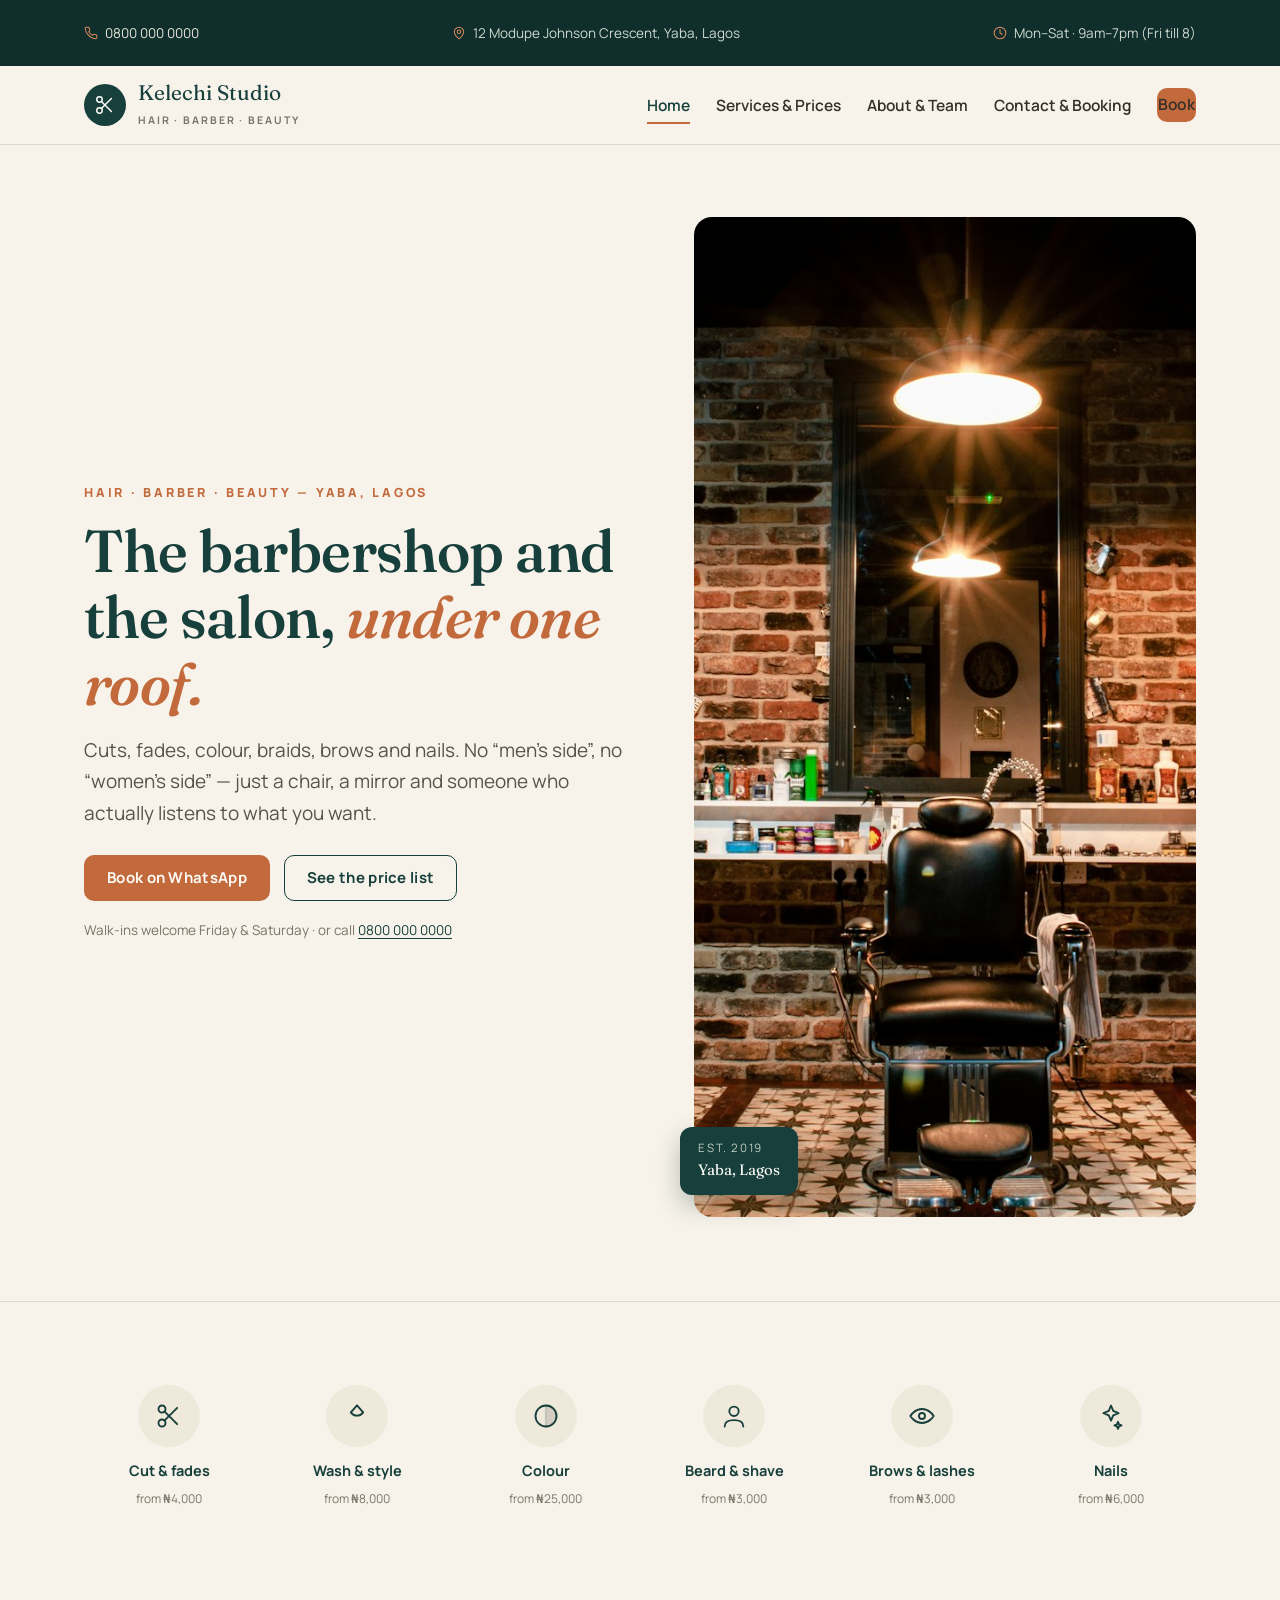
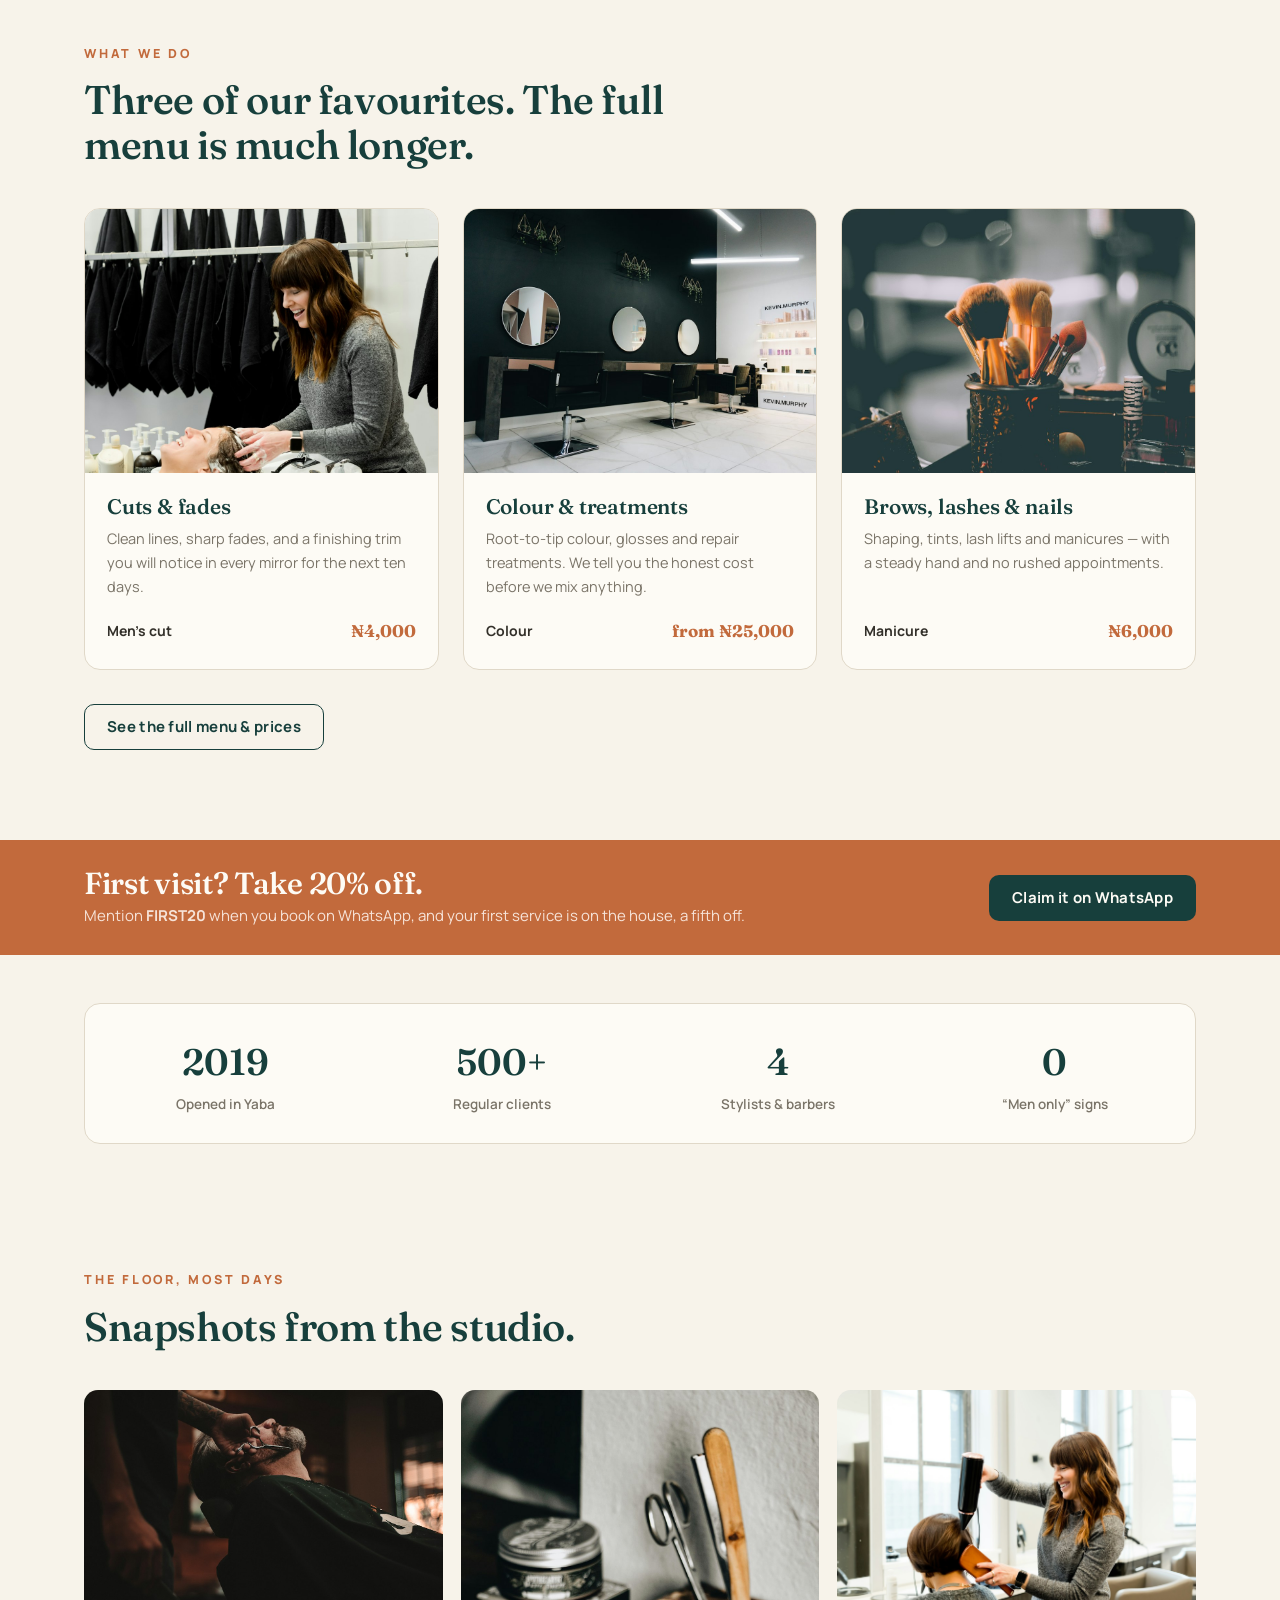
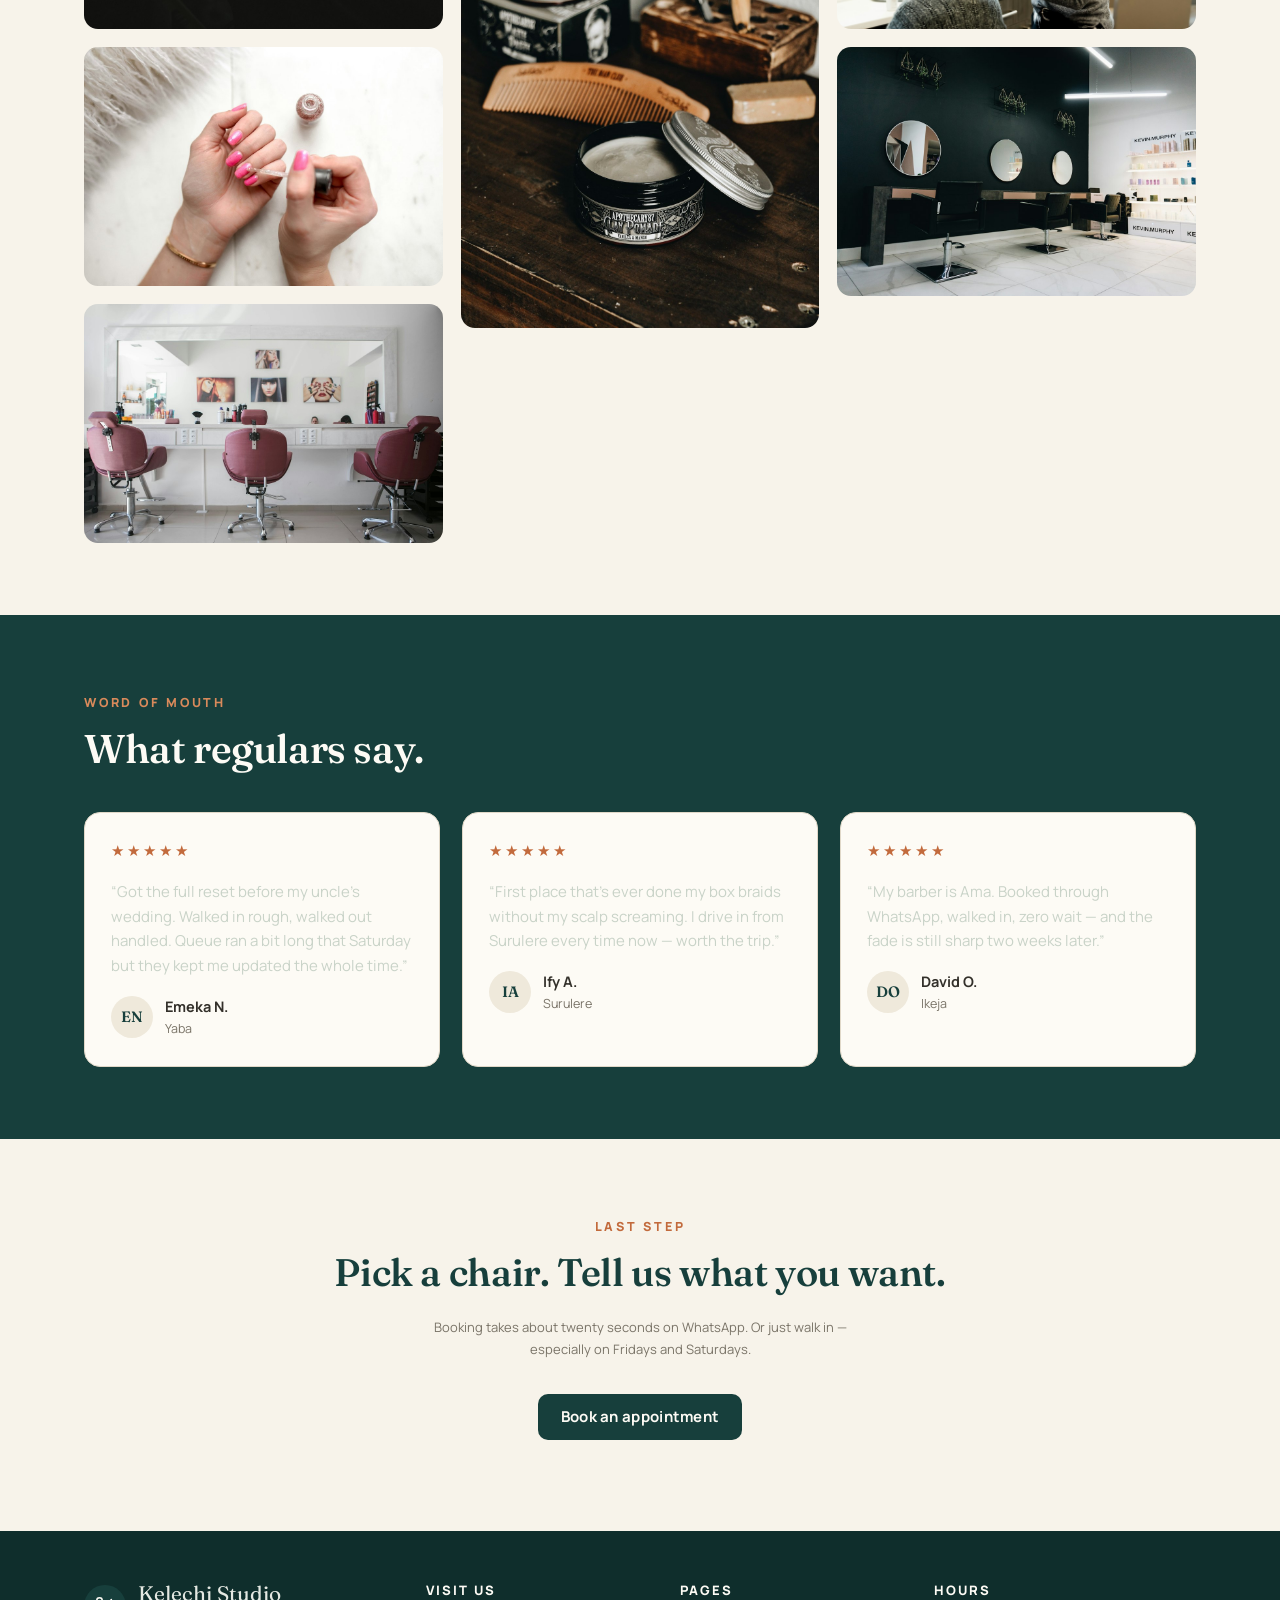
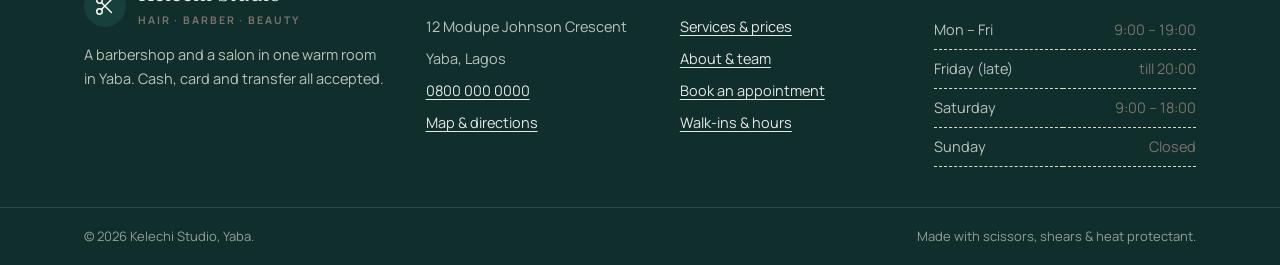
<file: index.html>
<!DOCTYPE html>
<html lang="en">
<head>
  <meta charset="UTF-8">
  <meta name="viewport" content="width=device-width, initial-scale=1.0">
  <title>Kelechi Studio — Hair, Barber &amp; Beauty in Yaba, Lagos</title>
  <meta name="description" content="A barbershop and hair salon under one roof in Yaba, Lagos. Cuts, fades, colour, braids, brows and nails. Book on WhatsApp.">
  <link rel="icon" href='data:image/svg+xml,<svg xmlns="http://www.w3.org/2000/svg" viewBox="0 0 64 64"><circle cx="32" cy="32" r="32" fill="%23173F3C"/><text x="32" y="44" font-family="Georgia,serif" font-size="36" fill="%23F7F3EA" text-anchor="middle">K</text></svg>'>
  <link rel="preconnect" href="https://fonts.googleapis.com">
  <link rel="preconnect" href="https://fonts.gstatic.com" crossorigin>
  <link href="https://fonts.googleapis.com/css2?family=Fraunces:ital,opsz,wght@0,9..144,400..700;1,9..144,400..700&family=Manrope:wght@400..800&display=swap" rel="stylesheet">
  <link rel="stylesheet" href="css/styles.css">
  <meta property="og:title" content="Kelechi Studio — Hair, Barber &amp; Beauty">
  <meta property="og:description" content="One roof, every head. Barbershop and salon together in Yaba.">
  <meta property="og:type" content="website">
</head>
<body>

  <header class="site-header">
    <div class="topbar">
      <div class="wrap">
        <span class="topbar__item">
          <svg viewBox="0 0 24 24" fill="none" stroke-width="1.8" stroke-linecap="round" stroke-linejoin="round" aria-hidden="true"><path d="M22 16.9v3a2 2 0 0 1-2.2 2 19.8 19.8 0 0 1-8.6-3.1 19.5 19.5 0 0 1-6-6A19.8 19.8 0 0 1 2.1 4.2 2 2 0 0 1 4.1 2h3a2 2 0 0 1 2 1.7c.1 1 .4 2 .7 2.9a2 2 0 0 1-.4 2.1L8.1 10a16 16 0 0 0 6 6l1.3-1.3a2 2 0 0 1 2.1-.4c.9.3 1.9.6 2.9.7a2 2 0 0 1 1.6 2Z"/></svg>
          <a href="tel:+2348000000000">0800 000 0000</a>
        </span>
        <span class="topbar__item">
          <svg viewBox="0 0 24 24" fill="none" stroke-width="1.8" stroke-linecap="round" stroke-linejoin="round" aria-hidden="true"><path d="M20 10c0 6-8 12-8 12s-8-6-8-12a8 8 0 0 1 16 0Z"/><circle cx="12" cy="10" r="3"/></svg>
          <span>12 Modupe Johnson Crescent, Yaba, Lagos</span>
        </span>
        <span class="topbar__item">
          <svg viewBox="0 0 24 24" fill="none" stroke-width="1.8" stroke-linecap="round" stroke-linejoin="round" aria-hidden="true"><circle cx="12" cy="12" r="10"/><polyline points="12 6 12 12 16 14"/></svg>
          <span>Mon–Sat · 9am–7pm (Fri till 8)</span>
        </span>
      </div>
    </div>

    <div class="wrap">
      <a class="brand" href="index.html">
        <span class="brand__mark" aria-hidden="true">
          <svg viewBox="0 0 24 24" fill="none" stroke-width="1.6" stroke-linecap="round" stroke-linejoin="round"><circle cx="6" cy="6" r="3"/><path d="M8.1 8.1 19 19"/><path d="M8.1 15.9 19 5"/><circle cx="6" cy="18" r="3"/></svg>
        </span>
        <span>
          <span class="brand__name">Kelechi Studio</span>
          <span class="brand__sub">Hair · Barber · Beauty</span>
        </span>
      </a>

      <nav aria-label="Main navigation">
        <button class="nav-toggle" aria-expanded="false" aria-label="Open menu">
          <svg viewBox="0 0 24 24" fill="none" stroke-width="1.8" stroke-linecap="round"><path d="M4 7h16M4 12h16M4 17h10"/></svg>
        </button>
        <ul class="nav-links">
          <li><a href="index.html" class="is-active" aria-current="page">Home</a></li>
          <li><a href="services.html">Services &amp; Prices</a></li>
          <li><a href="about.html">About &amp; Team</a></li>
          <li><a href="contact.html">Contact &amp; Booking</a></li>
          <li><a class="btn btn--copper btn--small" href="contact.html">Book</a></li>
        </ul>
      </nav>
    </div>
  </header>

  <main>
    <!-- HERO -->
    <section class="hero">
      <div class="wrap">
        <div class="hero__text">
          <p class="eyebrow">Hair · Barber · Beauty — Yaba, Lagos</p>
          <h1>The barbershop and the salon, <em>under one roof.</em></h1>
          <p class="hero__lede">Cuts, fades, colour, braids, brows and nails. No “men’s side”, no “women’s side” — just a chair, a mirror and someone who actually listens to what you want.</p>
          <div class="hero__cta">
            <a class="btn btn--copper" href="contact.html">
              Book on WhatsApp
            </a>
            <a class="btn btn--outline" href="services.html#prices">See the price list</a>
          </div>
          <p class="hero__note">Walk-ins welcome Friday &amp; Saturday · or call <a href="tel:+2348000000000">0800 000 0000</a></p>
        </div>
        <div class="hero__media">
          <img src="assets/images/hero-cut.jpg" alt="A client getting a fresh cut at Kelechi Studio" width="800" height="1000">
          <div class="hero__tag"><span>Est. 2019</span>Yaba, Lagos</div>
        </div>
      </div>
    </section>

    <!-- ICON SERVICE STRIP -->
    <section class="icon-strip">
      <div class="wrap">
        <div class="grid">
          <a class="icon-card" href="services.html#hair">
            <span class="icon-card__ring"><svg viewBox="0 0 24 24" fill="none" stroke-width="1.6" stroke-linecap="round" stroke-linejoin="round" aria-hidden="true"><circle cx="6" cy="6" r="3"/><path d="M8.1 8.1 19 19"/><path d="M8.1 15.9 19 5"/><circle cx="6" cy="18" r="3"/></svg></span>
            <b>Cut &amp; fades</b><span>from ₦4,000</span>
          </a>
          <a class="icon-card" href="services.html#hair">
            <span class="icon-card__ring"><svg viewBox="0 0 24 24" fill="none" stroke-width="1.6" stroke-linecap="round" stroke-linejoin="round" aria-hidden="true"><path d="M12 2.8 6.7 8.9a6.4 6.4 0 0 0 10.6 0Z"/></svg></span>
            <b>Wash &amp; style</b><span>from ₦8,000</span>
          </a>
          <a class="icon-card" href="services.html#colour">
            <span class="icon-card__ring"><svg viewBox="0 0 24 24" fill="none" stroke-width="1.6" aria-hidden="true"><circle cx="12" cy="12" r="9"/><path d="M12 3a9 9 0 0 1 0 18Z" fill="currentColor" opacity=".22"/></svg></span>
            <b>Colour</b><span>from ₦25,000</span>
          </a>
          <a class="icon-card" href="services.html#barber">
            <span class="icon-card__ring"><svg viewBox="0 0 24 24" fill="none" stroke-width="1.6" stroke-linecap="round" stroke-linejoin="round" aria-hidden="true"><circle cx="12" cy="8" r="4"/><path d="M4 21c0-4 3.5-5.5 8-5.5s8 1.5 8 5.5"/></svg></span>
            <b>Beard &amp; shave</b><span>from ₦3,000</span>
          </a>
          <a class="icon-card" href="services.html#brows">
            <span class="icon-card__ring"><svg viewBox="0 0 24 24" fill="none" stroke-width="1.6" stroke-linecap="round" stroke-linejoin="round" aria-hidden="true"><path d="M2 12s3.6-6 10-6 10 6 10 6-3.6 6-10 6S2 12 2 12Z"/><circle cx="12" cy="12" r="2.6"/></svg></span>
            <b>Brows &amp; lashes</b><span>from ₦3,000</span>
          </a>
          <a class="icon-card" href="services.html#nails">
            <span class="icon-card__ring"><svg viewBox="0 0 24 24" fill="none" stroke-width="1.6" stroke-linecap="round" stroke-linejoin="round" aria-hidden="true"><path d="M12 3l1.9 4.6 4.6 1.9-4.6 1.9L12 16l-1.9-4.6L5.5 9.5l4.6-1.9Z"/><path d="M18 17l.9 2.1L21 20l-2.1.9L18 23l-.9-2.1L15 20l2.1-.9Z"/></svg></span>
            <b>Nails</b><span>from ₦6,000</span>
          </a>
        </div>
      </div>
    </section>

    <!-- SERVICE PREVIEW -->
    <section class="section" id="services">
      <div class="wrap">
        <div class="section-head">
          <p class="eyebrow">What we do</p>
          <h2>Three of our favourites. The full menu is much longer.</h2>
        </div>
        <div class="cards cards--3">
          <article class="card">
            <img class="card__img" src="assets/images/cut-detail.jpg" alt="Barber working a crisp fade" loading="lazy">
            <div class="card__body">
              <h3>Cuts &amp; fades</h3>
              <p>Clean lines, sharp fades, and a finishing trim you will notice in every mirror for the next ten days.</p>
              <div class="card__meta"><span>Men’s cut</span><span class="price">₦4,000</span></div>
            </div>
          </article>
          <article class="card">
            <img class="card__img" src="assets/images/hair-color.jpg" alt="Rich colour being worked into hair" loading="lazy">
            <div class="card__body">
              <h3>Colour &amp; treatments</h3>
              <p>Root-to-tip colour, glosses and repair treatments. We tell you the honest cost before we mix anything.</p>
              <div class="card__meta"><span>Colour</span><span class="price">from ₦25,000</span></div>
            </div>
          </article>
          <article class="card">
            <img class="card__img" src="assets/images/nails.jpg" alt="Manicure in progress" loading="lazy">
            <div class="card__body">
              <h3>Brows, lashes &amp; nails</h3>
              <p>Shaping, tints, lash lifts and manicures — with a steady hand and no rushed appointments.</p>
              <div class="card__meta"><span>Manicure</span><span class="price">₦6,000</span></div>
            </div>
          </article>
        </div>
        <p class="mt-2"><a class="btn btn--outline" href="services.html#prices">See the full menu &amp; prices</a></p>
      </div>
    </section>

    <!-- PROMO BAND -->
    <section class="band">
      <div class="wrap">
        <div>
          <h2>First visit? Take 20% off.</h2>
          <p>Mention <strong>FIRST20</strong> when you book on WhatsApp, and your first service is on the house, a fifth off.</p>
        </div>
        <a class="btn" href="contact.html">Claim it on WhatsApp</a>
      </div>
    </section>

    <!-- STATS -->
    <section class="section section--tight">
      <div class="wrap">
        <div class="stats">
          <div><div class="stats__num">2019</div><div class="stats__lab">Opened in Yaba</div></div>
          <div><div class="stats__num">500+</div><div class="stats__lab">Regular clients</div></div>
          <div><div class="stats__num">4</div><div class="stats__lab">Stylists &amp; barbers</div></div>
          <div><div class="stats__num">0</div><div class="stats__lab">“Men only” signs</div></div>
        </div>
      </div>
    </section>

    <!-- GALLERY -->
    <section class="section">
      <div class="wrap">
        <div class="section-head">
          <p class="eyebrow">The floor, most days</p>
          <h2>Snapshots from the studio.</h2>
        </div>
        <div class="gallery">
          <figure><img src="assets/images/classic-barber.jpg" alt="A barber at work" loading="lazy"><figcaption>A Tuesday at 11am — the chairs don’t stay empty.</figcaption></figure>
          <figure><img src="assets/images/wash-style.jpg" alt="Hair being styled after a wash" loading="lazy"><figcaption>Wash, cut and style — the Saturday special.</figcaption></figure>
          <figure><img src="assets/images/shop-chairs.jpg" alt="Barber chairs in the studio" loading="lazy"><figcaption>The middle of the room, right before opening.</figcaption></figure>
          <figure><img src="assets/images/beard-trim.jpg" alt="A beard being shaped and trimmed" loading="lazy"><figcaption>Beard days are good days.</figcaption></figure>
          <figure><img src="assets/images/stylist-work.jpg" alt="A stylist working on long hair" loading="lazy"><figcaption>No rush, that’s the rule.</figcaption></figure>
          <figure><img src="assets/images/hair-color.jpg" alt="Colour being applied" loading="lazy"><figcaption>Root-to-tip copper. She asked, we delivered.</figcaption></figure>
        </div>
      </div>
    </section>

    <!-- TESTIMONIALS -->
    <section class="section section--teal">
      <div class="wrap">
        <div class="section-head">
          <p class="eyebrow">Word of mouth</p>
          <h2>What regulars say.</h2>
        </div>
        <div class="testi-cards">
          <div class="testi">
            <div class="testi__stars" aria-label="5 out of 5 stars">★★★★★</div>
            <p>“Got the full reset before my uncle’s wedding. Walked in rough, walked out handled. Queue ran a bit long that Saturday but they kept me updated the whole time.”</p>
            <div class="testi__who"><span class="initials">EN</span><span><b>Emeka N.</b><span>Yaba</span></span></div>
          </div>
          <div class="testi">
            <div class="testi__stars" aria-label="5 out of 5 stars">★★★★★</div>
            <p>“First place that’s ever done my box braids without my scalp screaming. I drive in from Surulere every time now — worth the trip.”</p>
            <div class="testi__who"><span class="initials">IA</span><span><b>Ify A.</b><span>Surulere</span></span></div>
          </div>
          <div class="testi">
            <div class="testi__stars" aria-label="5 out of 5 stars">★★★★★</div>
            <p>“My barber is Ama. Booked through WhatsApp, walked in, zero wait — and the fade is still sharp two weeks later.”</p>
            <div class="testi__who"><span class="initials">DO</span><span><b>David O.</b><span>Ikeja</span></span></div>
          </div>
        </div>
      </div>
    </section>

    <!-- BOTTOM CTA -->
    <section class="section">
      <div class="wrap center">
        <p class="eyebrow">Last step</p>
        <h2 style="font-size: clamp(1.7rem, 3.4vw, 2.4rem);">Pick a chair. Tell us what you want.</h2>
        <p class="note mb-0" style="max-width: 34em; margin-left:auto; margin-right:auto;">Booking takes about twenty seconds on WhatsApp. Or just walk in — especially on Fridays and Saturdays.</p>
        <p class="mt-2">
          <a class="btn btn--teal" href="contact.html">Book an appointment</a>
        </p>
      </div>
    </section>
  </main>

  <footer class="site-footer">
    <div class="wrap footer-grid">
      <div>
        <a class="brand" href="index.html">
          <span class="brand__mark" aria-hidden="true">
            <svg viewBox="0 0 24 24" fill="none" stroke-width="1.6" stroke-linecap="round" stroke-linejoin="round"><circle cx="6" cy="6" r="3"/><path d="M8.1 8.1 19 19"/><path d="M8.1 15.9 19 5"/><circle cx="6" cy="18" r="3"/></svg>
          </span>
          <span>
            <span class="brand__name">Kelechi Studio</span>
            <span class="brand__sub">Hair · Barber · Beauty</span>
          </span>
        </a>
        <p style="margin-top:14px;">A barbershop and a salon in one warm room in Yaba. Cash, card and transfer all accepted.</p>
      </div>
      <div>
        <h4>Visit us</h4>
        <ul>
          <li>12 Modupe Johnson Crescent</li>
          <li>Yaba, Lagos</li>
          <li><a href="tel:+2348000000000">0800 000 0000</a></li>
          <li><a href="contact.html">Map &amp; directions</a></li>
        </ul>
      </div>
      <div>
        <h4>Pages</h4>
        <ul>
          <li><a href="services.html">Services &amp; prices</a></li>
          <li><a href="about.html">About &amp; team</a></li>
          <li><a href="contact.html">Book an appointment</a></li>
          <li><a href="contact.html">Walk-ins &amp; hours</a></li>
        </ul>
      </div>
      <div>
        <h4>Hours</h4>
        <table class="hours-table">
          <tbody>
            <tr><td>Mon – Fri</td><td>9:00 – 19:00</td></tr>
            <tr><td>Friday (late)</td><td>till 20:00</td></tr>
            <tr><td>Saturday</td><td>9:00 – 18:00</td></tr>
            <tr><td>Sunday</td><td>Closed</td></tr>
          </tbody>
        </table>
      </div>
    </div>
    <div class="footer-bottom">
      <div class="wrap">
        <span>© <span data-year>2026</span> Kelechi Studio, Yaba.</span>
        <span>Made with scissors, shears &amp; heat protectant.</span>
      </div>
    </div>
  </footer>

  <script src="js/main.js"></script>
</body>
</html>
</file>
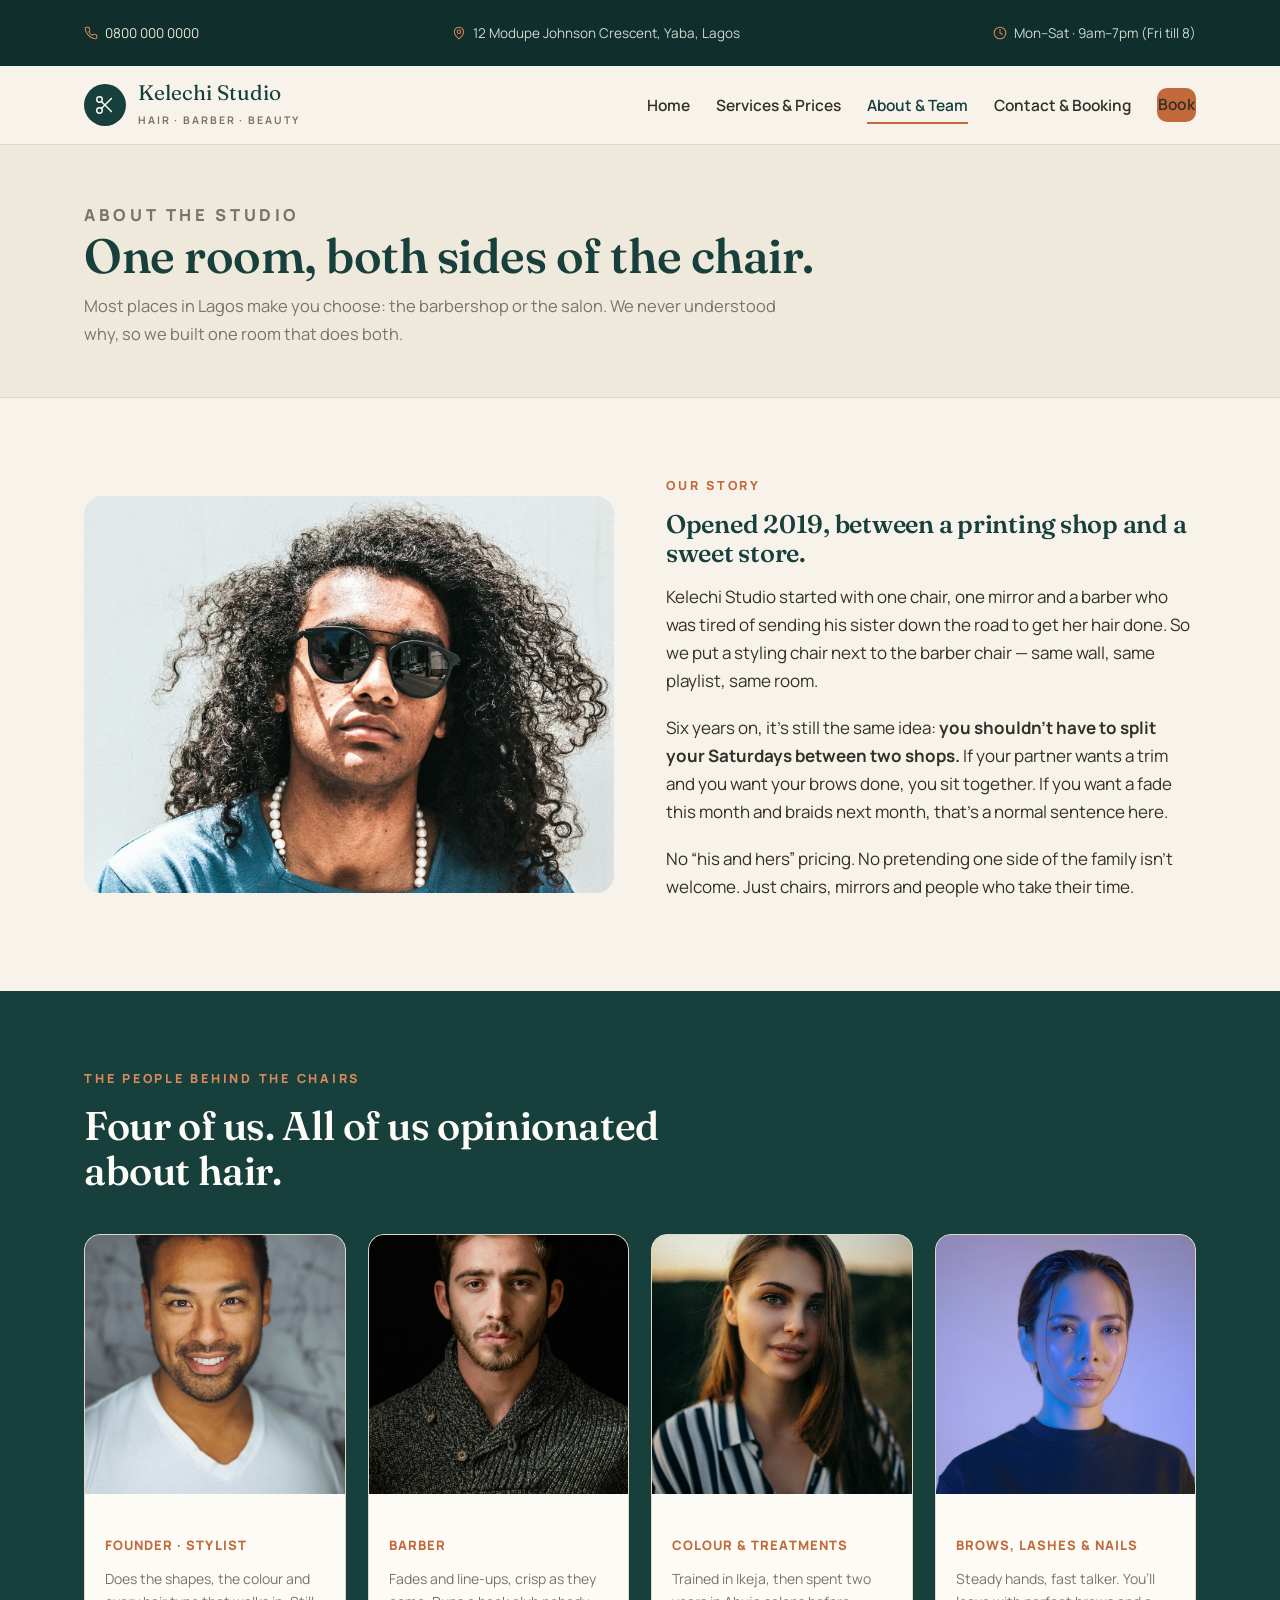
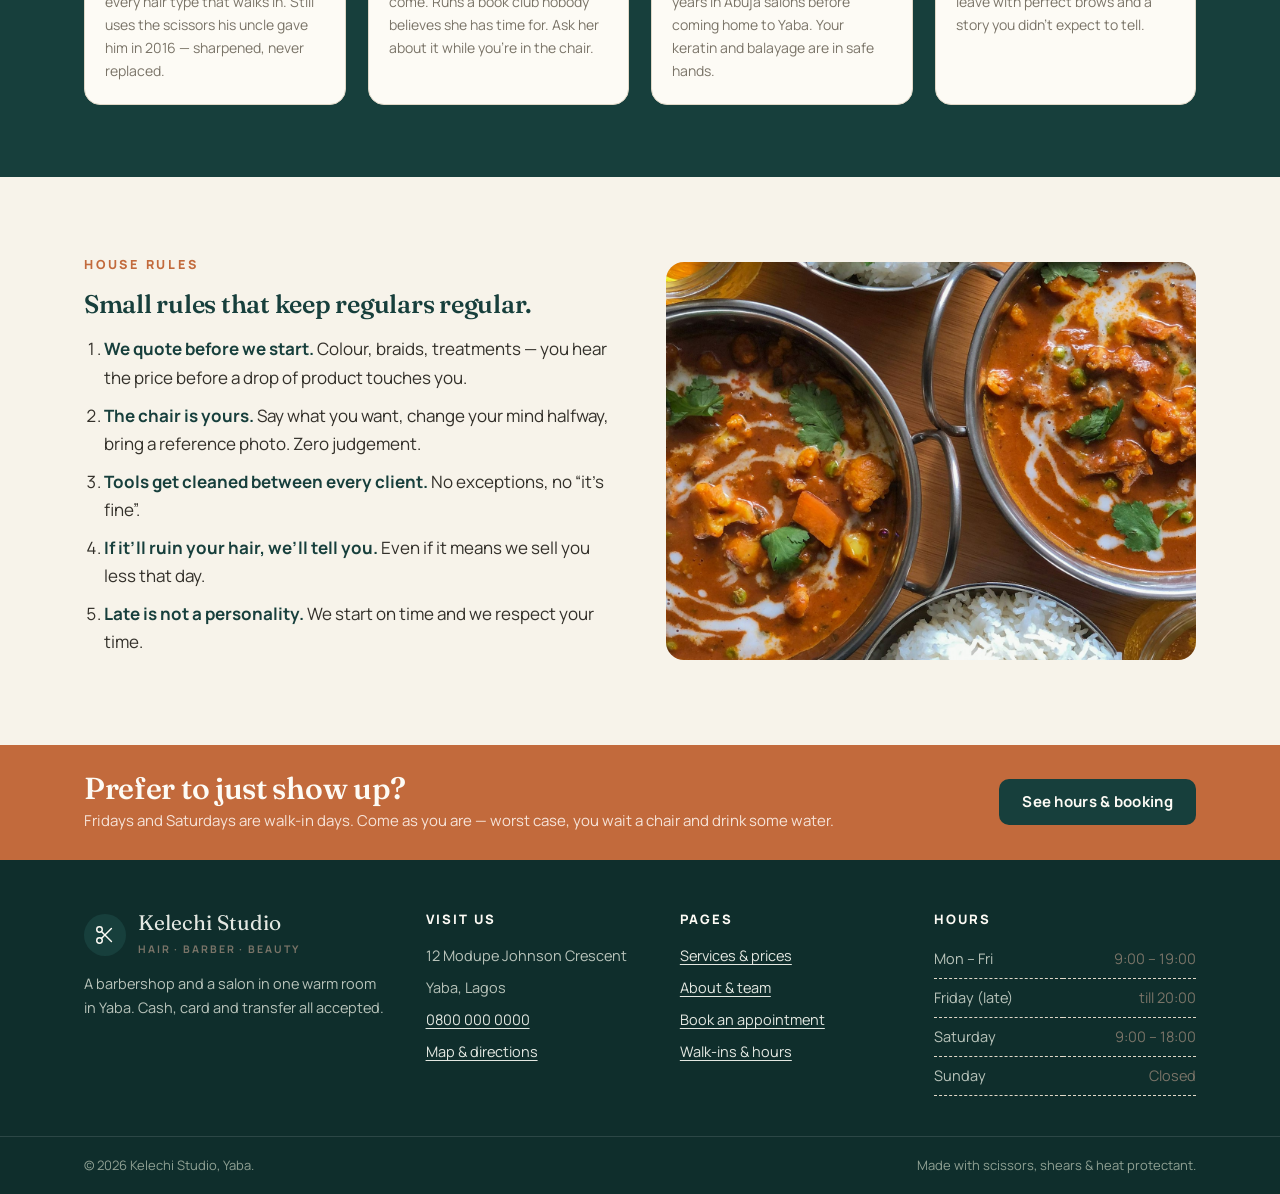
<file: about.html>
<!DOCTYPE html>
<html lang="en">
<head>
  <meta charset="UTF-8">
  <meta name="viewport" content="width=device-width, initial-scale=1.0">
  <title>About &amp; Team — Kelechi Studio, Yaba</title>
  <meta name="description" content="How Kelechi Studio came to be — and the four people behind the chairs at our Yaba barbershop and salon.">
  <link rel="icon" href='data:image/svg+xml,<svg xmlns="http://www.w3.org/2000/svg" viewBox="0 0 64 64"><circle cx="32" cy="32" r="32" fill="%23173F3C"/><text x="32" y="44" font-family="Georgia,serif" font-size="36" fill="%23F7F3EA" text-anchor="middle">K</text></svg>'>
  <link rel="preconnect" href="https://fonts.googleapis.com">
  <link rel="preconnect" href="https://fonts.gstatic.com" crossorigin>
  <link href="https://fonts.googleapis.com/css2?family=Fraunces:ital,opsz,wght@0,9..144,400..700;1,9..144,400..700&family=Manrope:wght@400..800&display=swap" rel="stylesheet">
  <link rel="stylesheet" href="css/styles.css">
</head>
<body>

  <header class="site-header">
    <div class="topbar">
      <div class="wrap">
        <span class="topbar__item">
          <svg viewBox="0 0 24 24" fill="none" stroke-width="1.8" stroke-linecap="round" stroke-linejoin="round" aria-hidden="true"><path d="M22 16.9v3a2 2 0 0 1-2.2 2 19.8 19.8 0 0 1-8.6-3.1 19.5 19.5 0 0 1-6-6A19.8 19.8 0 0 1 2.1 4.2 2 2 0 0 1 4.1 2h3a2 2 0 0 1 2 1.7c.1 1 .4 2 .7 2.9a2 2 0 0 1-.4 2.1L8.1 10a16 16 0 0 0 6 6l1.3-1.3a2 2 0 0 1 2.1-.4c.9.3 1.9.6 2.9.7a2 2 0 0 1 1.6 2Z"/></svg>
          <a href="tel:+2348000000000">0800 000 0000</a>
        </span>
        <span class="topbar__item">
          <svg viewBox="0 0 24 24" fill="none" stroke-width="1.8" stroke-linecap="round" stroke-linejoin="round" aria-hidden="true"><path d="M20 10c0 6-8 12-8 12s-8-6-8-12a8 8 0 0 1 16 0Z"/><circle cx="12" cy="10" r="3"/></svg>
          <span>12 Modupe Johnson Crescent, Yaba, Lagos</span>
        </span>
        <span class="topbar__item">
          <svg viewBox="0 0 24 24" fill="none" stroke-width="1.8" stroke-linecap="round" stroke-linejoin="round" aria-hidden="true"><circle cx="12" cy="12" r="10"/><polyline points="12 6 12 12 16 14"/></svg>
          <span>Mon–Sat · 9am–7pm (Fri till 8)</span>
        </span>
      </div>
    </div>

    <div class="wrap">
      <a class="brand" href="index.html">
        <span class="brand__mark" aria-hidden="true">
          <svg viewBox="0 0 24 24" fill="none" stroke-width="1.6" stroke-linecap="round" stroke-linejoin="round"><circle cx="6" cy="6" r="3"/><path d="M8.1 8.1 19 19"/><path d="M8.1 15.9 19 5"/><circle cx="6" cy="18" r="3"/></svg>
        </span>
        <span>
          <span class="brand__name">Kelechi Studio</span>
          <span class="brand__sub">Hair · Barber · Beauty</span>
        </span>
      </a>

      <nav aria-label="Main navigation">
        <button class="nav-toggle" aria-expanded="false" aria-label="Open menu">
          <svg viewBox="0 0 24 24" fill="none" stroke-width="1.8" stroke-linecap="round"><path d="M4 7h16M4 12h16M4 17h10"/></svg>
        </button>
        <ul class="nav-links">
          <li><a href="index.html">Home</a></li>
          <li><a href="services.html">Services &amp; Prices</a></li>
          <li><a href="about.html" class="is-active" aria-current="page">About &amp; Team</a></li>
          <li><a href="contact.html">Contact &amp; Booking</a></li>
          <li><a class="btn btn--copper btn--small" href="contact.html">Book</a></li>
        </ul>
      </nav>
    </div>
  </header>

  <main>
    <section class="page-head">
      <div class="wrap">
        <p class="eyebrow">About the studio</p>
        <h1>One room, both sides of the chair.</h1>
        <p>Most places in Lagos make you choose: the barbershop or the salon. We never understood why, so we built one room that does both.</p>
      </div>
    </section>

    <!-- STORY -->
    <section class="section">
      <div class="wrap split">
        <img src="assets/images/interior-1.jpg" alt="The inside of Kelechi Studio — chairs along the wall" loading="lazy">
        <div>
          <p class="eyebrow">Our story</p>
          <h2>Opened 2019, between a printing shop and a sweet store.</h2>
          <p>Kelechi Studio started with one chair, one mirror and a barber who was tired of sending his sister down the road to get her hair done. So we put a styling chair next to the barber chair — same wall, same playlist, same room.</p>
          <p>Six years on, it’s still the same idea: <strong>you shouldn’t have to split your Saturdays between two shops.</strong> If your partner wants a trim and you want your brows done, you sit together. If you want a fade this month and braids next month, that’s a normal sentence here.</p>
          <p>No “his and hers” pricing. No pretending one side of the family isn’t welcome. Just chairs, mirrors and people who take their time.</p>
        </div>
      </div>
    </section>

    <!-- TEAM -->
    <section class="section section--teal">
      <div class="wrap">
        <div class="section-head">
          <p class="eyebrow">The people behind the chairs</p>
          <h2>Four of us. All of us opinionated about hair.</h2>
        </div>
        <div class="team-grid">
          <article class="team-card">
            <img src="assets/images/team-1.jpg" alt="Portrait of Kelechi Obi" loading="lazy">
            <div class="team-card__body">
              <h3>Kelechi Obi</h3>
              <div class="role">Founder · Stylist</div>
              <p>Does the shapes, the colour and every hair type that walks in. Still uses the scissors his uncle gave him in 2016 — sharpened, never replaced.</p>
            </div>
          </article>
          <article class="team-card">
            <img src="assets/images/team-2.jpg" alt="Portrait of Ama Okafor" loading="lazy">
            <div class="team-card__body">
              <h3>Ama Okafor</h3>
              <div class="role">Barber</div>
              <p>Fades and line-ups, crisp as they come. Runs a book club nobody believes she has time for. Ask her about it while you’re in the chair.</p>
            </div>
          </article>
          <article class="team-card">
            <img src="assets/images/team-3.jpg" alt="Portrait of Tolu Bello" loading="lazy">
            <div class="team-card__body">
              <h3>Tolu Bello</h3>
              <div class="role">Colour &amp; treatments</div>
              <p>Trained in Ikeja, then spent two years in Abuja salons before coming home to Yaba. Your keratin and balayage are in safe hands.</p>
            </div>
          </article>
          <article class="team-card">
            <img src="assets/images/team-4.jpg" alt="Portrait of Blessing Ade" loading="lazy">
            <div class="team-card__body">
              <h3>Blessing Ade</h3>
              <div class="role">Brows, lashes &amp; nails</div>
              <p>Steady hands, fast talker. You’ll leave with perfect brows and a story you didn’t expect to tell.</p>
            </div>
          </article>
        </div>
      </div>
    </section>

    <!-- VALUES -->
    <section class="section">
      <div class="wrap split">
        <div>
          <p class="eyebrow">House rules</p>
          <h2>Small rules that keep regulars regular.</h2>
          <ol>
            <li><b>We quote before we start.</b> Colour, braids, treatments — you hear the price before a drop of product touches you.</li>
            <li><b>The chair is yours.</b> Say what you want, change your mind halfway, bring a reference photo. Zero judgement.</li>
            <li><b>Tools get cleaned between every client.</b> No exceptions, no “it’s fine”.</li>
            <li><b>If it’ll ruin your hair, we’ll tell you.</b> Even if it means we sell you less that day.</li>
            <li><b>Late is not a personality.</b> We start on time and we respect your time.</li>
          </ol>
        </div>
        <img src="assets/images/interior-2.jpg" alt="Styling station at Kelechi Studio" loading="lazy">
      </div>
    </section>

    <!-- WALK-INS -->
    <section class="band">
      <div class="wrap">
        <div>
          <h2>Prefer to just show up?</h2>
          <p>Fridays and Saturdays are walk-in days. Come as you are — worst case, you wait a chair and drink some water.</p>
        </div>
        <a class="btn" href="contact.html">See hours &amp; booking</a>
      </div>
    </section>
  </main>

  <footer class="site-footer">
    <div class="wrap footer-grid">
      <div>
        <a class="brand" href="index.html">
          <span class="brand__mark" aria-hidden="true">
            <svg viewBox="0 0 24 24" fill="none" stroke-width="1.6" stroke-linecap="round" stroke-linejoin="round"><circle cx="6" cy="6" r="3"/><path d="M8.1 8.1 19 19"/><path d="M8.1 15.9 19 5"/><circle cx="6" cy="18" r="3"/></svg>
          </span>
          <span>
            <span class="brand__name">Kelechi Studio</span>
            <span class="brand__sub">Hair · Barber · Beauty</span>
          </span>
        </a>
        <p style="margin-top:14px;">A barbershop and a salon in one warm room in Yaba. Cash, card and transfer all accepted.</p>
      </div>
      <div>
        <h4>Visit us</h4>
        <ul>
          <li>12 Modupe Johnson Crescent</li>
          <li>Yaba, Lagos</li>
          <li><a href="tel:+2348000000000">0800 000 0000</a></li>
          <li><a href="contact.html">Map &amp; directions</a></li>
        </ul>
      </div>
      <div>
        <h4>Pages</h4>
        <ul>
          <li><a href="services.html">Services &amp; prices</a></li>
          <li><a href="about.html">About &amp; team</a></li>
          <li><a href="contact.html">Book an appointment</a></li>
          <li><a href="contact.html">Walk-ins &amp; hours</a></li>
        </ul>
      </div>
      <div>
        <h4>Hours</h4>
        <table class="hours-table">
          <tbody>
            <tr><td>Mon – Fri</td><td>9:00 – 19:00</td></tr>
            <tr><td>Friday (late)</td><td>till 20:00</td></tr>
            <tr><td>Saturday</td><td>9:00 – 18:00</td></tr>
            <tr><td>Sunday</td><td>Closed</td></tr>
          </tbody>
        </table>
      </div>
    </div>
    <div class="footer-bottom">
      <div class="wrap">
        <span>© <span data-year>2026</span> Kelechi Studio, Yaba.</span>
        <span>Made with scissors, shears &amp; heat protectant.</span>
      </div>
    </div>
  </footer>

  <script src="js/main.js"></script>
</body>
</html>
</file>
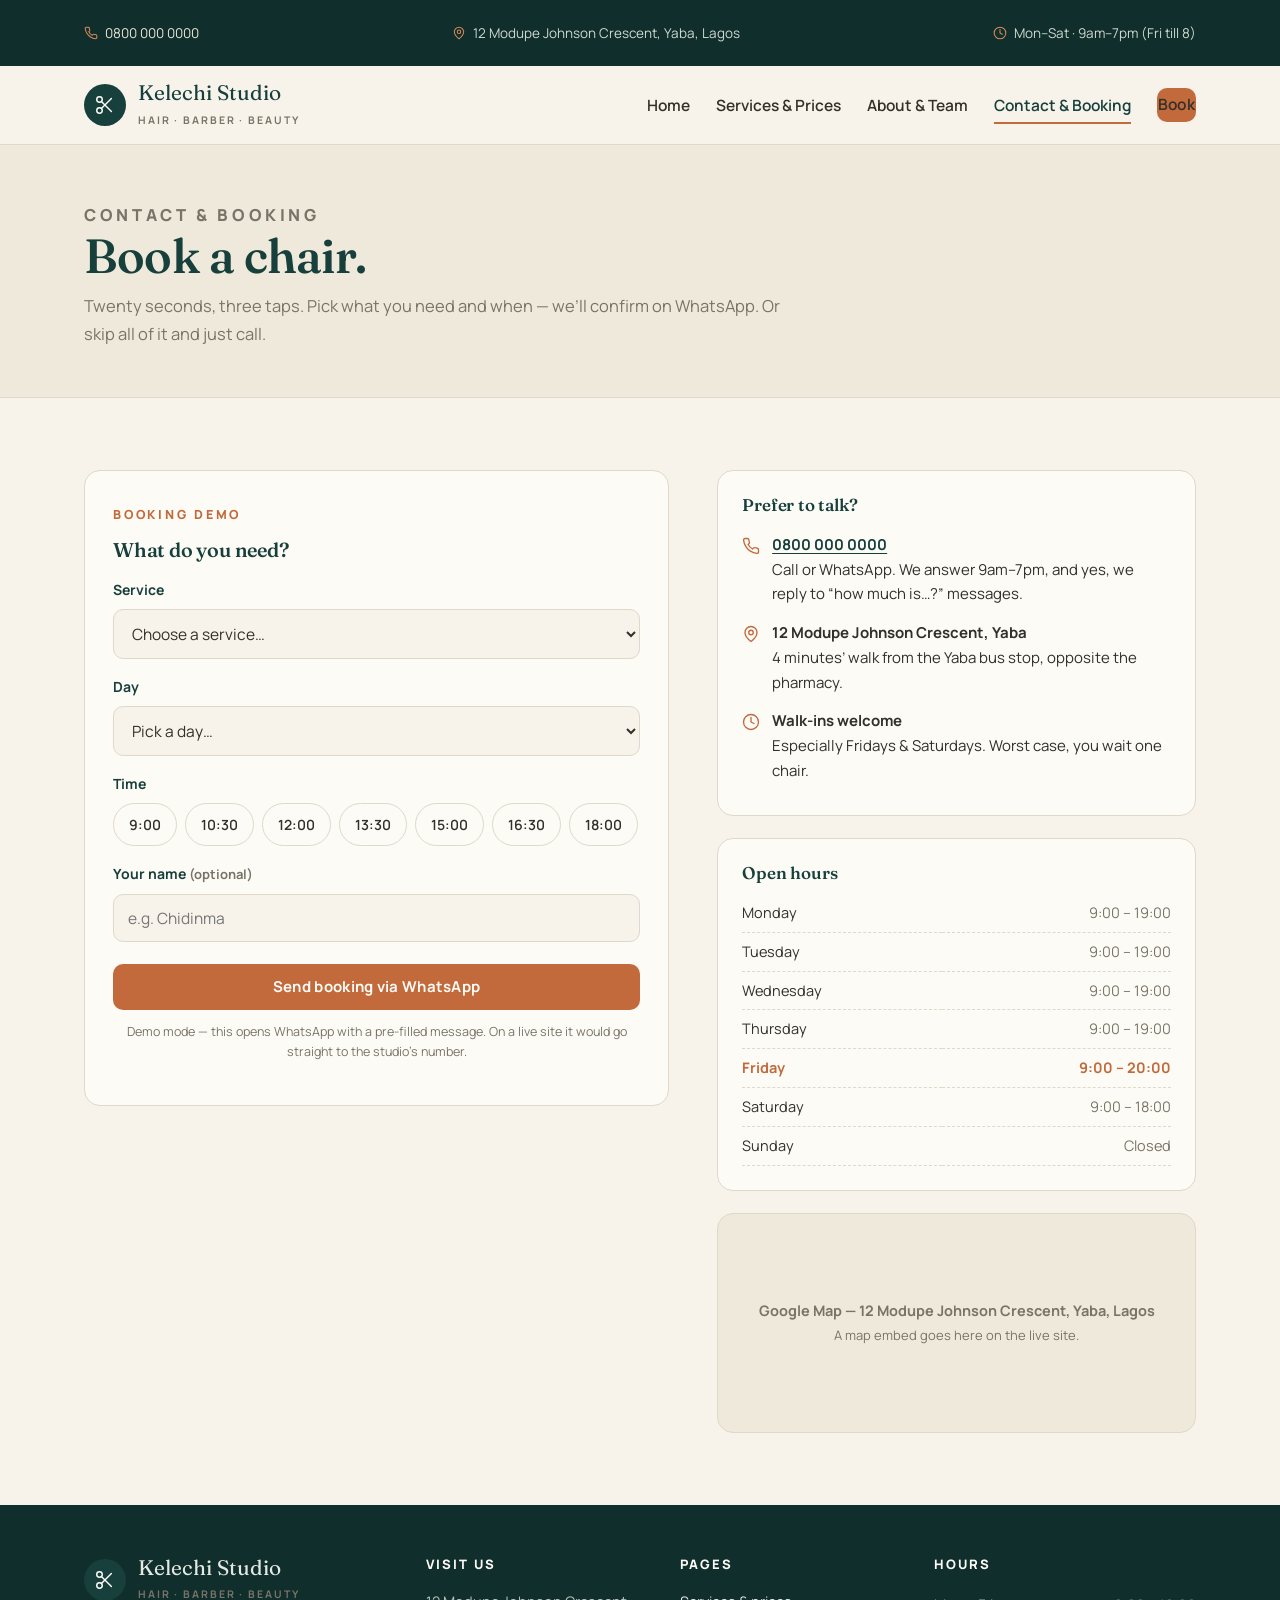
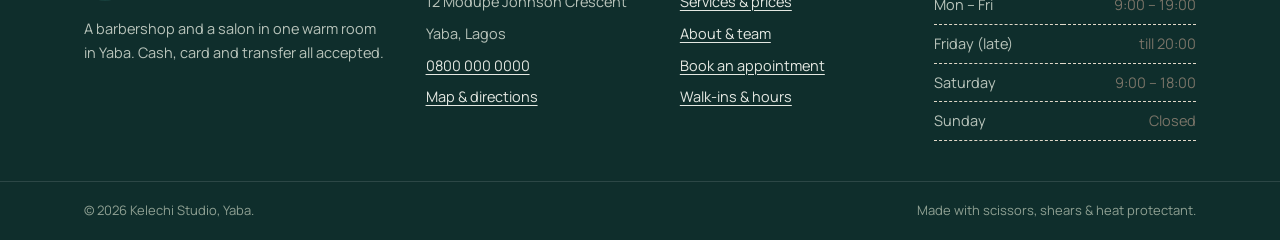
<file: contact.html>
<!DOCTYPE html>
<html lang="en">
<head>
  <meta charset="UTF-8">
  <meta name="viewport" content="width=device-width, initial-scale=1.0">
  <title>Contact &amp; Booking — Kelechi Studio, Yaba</title>
  <meta name="description" content="Book a chair at Kelechi Studio in Yaba, Lagos. Pick a service and time, and we'll confirm on WhatsApp. Or call 0800 000 0000.">
  <link rel="icon" href='data:image/svg+xml,<svg xmlns="http://www.w3.org/2000/svg" viewBox="0 0 64 64"><circle cx="32" cy="32" r="32" fill="%23173F3C"/><text x="32" y="44" font-family="Georgia,serif" font-size="36" fill="%23F7F3EA" text-anchor="middle">K</text></svg>'>
  <link rel="preconnect" href="https://fonts.googleapis.com">
  <link rel="preconnect" href="https://fonts.gstatic.com" crossorigin>
  <link href="https://fonts.googleapis.com/css2?family=Fraunces:ital,opsz,wght@0,9..144,400..700;1,9..144,400..700&family=Manrope:wght@400..800&display=swap" rel="stylesheet">
  <link rel="stylesheet" href="css/styles.css">
</head>
<body>

  <header class="site-header">
    <div class="topbar">
      <div class="wrap">
        <span class="topbar__item">
          <svg viewBox="0 0 24 24" fill="none" stroke-width="1.8" stroke-linecap="round" stroke-linejoin="round" aria-hidden="true"><path d="M22 16.9v3a2 2 0 0 1-2.2 2 19.8 19.8 0 0 1-8.6-3.1 19.5 19.5 0 0 1-6-6A19.8 19.8 0 0 1 2.1 4.2 2 2 0 0 1 4.1 2h3a2 2 0 0 1 2 1.7c.1 1 .4 2 .7 2.9a2 2 0 0 1-.4 2.1L8.1 10a16 16 0 0 0 6 6l1.3-1.3a2 2 0 0 1 2.1-.4c.9.3 1.9.6 2.9.7a2 2 0 0 1 1.6 2Z"/></svg>
          <a href="tel:+2348000000000">0800 000 0000</a>
        </span>
        <span class="topbar__item">
          <svg viewBox="0 0 24 24" fill="none" stroke-width="1.8" stroke-linecap="round" stroke-linejoin="round" aria-hidden="true"><path d="M20 10c0 6-8 12-8 12s-8-6-8-12a8 8 0 0 1 16 0Z"/><circle cx="12" cy="10" r="3"/></svg>
          <span>12 Modupe Johnson Crescent, Yaba, Lagos</span>
        </span>
        <span class="topbar__item">
          <svg viewBox="0 0 24 24" fill="none" stroke-width="1.8" stroke-linecap="round" stroke-linejoin="round" aria-hidden="true"><circle cx="12" cy="12" r="10"/><polyline points="12 6 12 12 16 14"/></svg>
          <span>Mon–Sat · 9am–7pm (Fri till 8)</span>
        </span>
      </div>
    </div>

    <div class="wrap">
      <a class="brand" href="index.html">
        <span class="brand__mark" aria-hidden="true">
          <svg viewBox="0 0 24 24" fill="none" stroke-width="1.6" stroke-linecap="round" stroke-linejoin="round"><circle cx="6" cy="6" r="3"/><path d="M8.1 8.1 19 19"/><path d="M8.1 15.9 19 5"/><circle cx="6" cy="18" r="3"/></svg>
        </span>
        <span>
          <span class="brand__name">Kelechi Studio</span>
          <span class="brand__sub">Hair · Barber · Beauty</span>
        </span>
      </a>

      <nav aria-label="Main navigation">
        <button class="nav-toggle" aria-expanded="false" aria-label="Open menu">
          <svg viewBox="0 0 24 24" fill="none" stroke-width="1.8" stroke-linecap="round"><path d="M4 7h16M4 12h16M4 17h10"/></svg>
        </button>
        <ul class="nav-links">
          <li><a href="index.html">Home</a></li>
          <li><a href="services.html">Services &amp; Prices</a></li>
          <li><a href="about.html">About &amp; Team</a></li>
          <li><a href="contact.html" class="is-active" aria-current="page">Contact &amp; Booking</a></li>
          <li><a class="btn btn--copper btn--small" href="contact.html">Book</a></li>
        </ul>
      </nav>
    </div>
  </header>

  <main>
    <section class="page-head">
      <div class="wrap">
        <p class="eyebrow">Contact &amp; booking</p>
        <h1>Book a chair.</h1>
        <p>Twenty seconds, three taps. Pick what you need and when — we’ll confirm on WhatsApp. Or skip all of it and just call.</p>
      </div>
    </section>

    <section class="section">
      <div class="wrap booking">

        <!-- BOOKING FORM -->
        <div>
          <form class="form" id="booking-form" novalidate>
            <p class="eyebrow">Booking demo</p>
            <h3 style="margin-top:0;">What do you need?</h3>

            <label for="bk-service">Service</label>
            <select id="bk-service" required>
              <option value="">Choose a service…</option>
              <option value="Men’s cut" data-price="4000">Men’s cut — ₦4,000</option>
              <option value="Fade + line-up" data-price="5500">Fade + line-up — ₦5,500</option>
              <option value="Beard trim" data-price="3000">Beard trim — ₦3,000</option>
              <option value="Hot towel shave" data-price="4500">Hot towel shave — ₦4,500</option>
              <option value="Wash, cut &amp; style" data-price="8000">Wash, cut &amp; style — ₦8,000</option>
              <option value="Silk press" data-price="12000">Silk press — from ₦12,000</option>
              <option value="Braids (full head)" data-price="15000">Braids (full head) — from ₦15,000</option>
              <option value="Hair colour" data-price="25000">Hair colour — from ₦25,000</option>
              <option value="Brow shaping" data-price="3000">Brow shaping — ₦3,000</option>
              <option value="Lash lift" data-price="8000">Lash lift — ₦8,000</option>
              <option value="Manicure" data-price="6000">Manicure — ₦6,000</option>
              <option value="Pedicure" data-price="7500">Pedicure — ₦7,500</option>
            </select>

            <label for="bk-day">Day</label>
            <select id="bk-day" required>
              <option value="">Pick a day…</option>
              <option value="Monday">Monday</option>
              <option value="Tuesday">Tuesday</option>
              <option value="Wednesday">Wednesday</option>
              <option value="Thursday">Thursday</option>
              <option value="Friday">Friday</option>
              <option value="Saturday">Saturday</option>
            </select>

            <label>Time</label>
            <div class="chips">
              <input type="radio" name="bk-time" id="t1" value="9:00"><label for="t1">9:00</label>
              <input type="radio" name="bk-time" id="t2" value="10:30"><label for="t2">10:30</label>
              <input type="radio" name="bk-time" id="t3" value="12:00"><label for="t3">12:00</label>
              <input type="radio" name="bk-time" id="t4" value="13:30"><label for="t4">13:30</label>
              <input type="radio" name="bk-time" id="t5" value="15:00"><label for="t5">15:00</label>
              <input type="radio" name="bk-time" id="t6" value="16:30"><label for="t6">16:30</label>
              <input type="radio" name="bk-time" id="t7" value="18:00"><label for="t7">18:00</label>
            </div>

            <label for="bk-name">Your name <span class="note">(optional)</span></label>
            <input type="text" id="bk-name" placeholder="e.g. Chidinma">

            <button class="btn btn--copper" type="submit">Send booking via WhatsApp</button>
            <p class="form__hint">Demo mode — this opens WhatsApp with a pre-filled message. On a live site it would go straight to the studio’s number.</p>

            <p id="booking-summary" class="note mt-2" style="white-space:pre-line; background: var(--paper); border:1px solid var(--line); border-radius:10px; padding:12px;" hidden></p>
          </form>
        </div>

        <!-- SIDE INFO -->
        <div class="booking-side">
          <div class="info-card">
            <h3>Prefer to talk?</h3>
            <ul>
              <li>
                <svg viewBox="0 0 24 24" fill="none" stroke-width="1.8" stroke-linecap="round" stroke-linejoin="round" aria-hidden="true"><path d="M22 16.9v3a2 2 0 0 1-2.2 2 19.8 19.8 0 0 1-8.6-3.1 19.5 19.5 0 0 1-6-6A19.8 19.8 0 0 1 2.1 4.2 2 2 0 0 1 4.1 2h3a2 2 0 0 1 2 1.7c.1 1 .4 2 .7 2.9a2 2 0 0 1-.4 2.1L8.1 10a16 16 0 0 0 6 6l1.3-1.3a2 2 0 0 1 2.1-.4c.9.3 1.9.6 2.9.7a2 2 0 0 1 1.6 2Z"/></svg>
                <span><b><a href="tel:+2348000000000">0800 000 0000</a></b><br>Call or WhatsApp. We answer 9am–7pm, and yes, we reply to “how much is…?” messages.</span>
              </li>
              <li>
                <svg viewBox="0 0 24 24" fill="none" stroke-width="1.8" stroke-linecap="round" stroke-linejoin="round" aria-hidden="true"><path d="M20 10c0 6-8 12-8 12s-8-6-8-12a8 8 0 0 1 16 0Z"/><circle cx="12" cy="10" r="3"/></svg>
                <span><b>12 Modupe Johnson Crescent, Yaba</b><br>4 minutes’ walk from the Yaba bus stop, opposite the pharmacy.</span>
              </li>
              <li>
                <svg viewBox="0 0 24 24" fill="none" stroke-width="1.8" stroke-linecap="round" stroke-linejoin="round" aria-hidden="true"><circle cx="12" cy="12" r="10"/><polyline points="12 6 12 12 16 14"/></svg>
                <span><b>Walk-ins welcome</b><br>Especially Fridays &amp; Saturdays. Worst case, you wait one chair.</span>
              </li>
            </ul>
          </div>

          <div class="info-card">
            <h3>Open hours</h3>
            <table class="hours-table">
              <tbody>
                <tr data-day="Monday"><td>Monday</td><td>9:00 – 19:00</td></tr>
                <tr data-day="Tuesday"><td>Tuesday</td><td>9:00 – 19:00</td></tr>
                <tr data-day="Wednesday"><td>Wednesday</td><td>9:00 – 19:00</td></tr>
                <tr data-day="Thursday"><td>Thursday</td><td>9:00 – 19:00</td></tr>
                <tr data-day="Friday"><td>Friday</td><td>9:00 – 20:00</td></tr>
                <tr data-day="Saturday"><td>Saturday</td><td>9:00 – 18:00</td></tr>
                <tr data-day="Sunday"><td>Sunday</td><td>Closed</td></tr>
              </tbody>
            </table>
          </div>

          <div class="map-block">
            <div>
              <strong>Google Map — 12 Modupe Johnson Crescent, Yaba, Lagos</strong><br>
              <span class="note">A map embed goes here on the live site.</span>
            </div>
          </div>
        </div>

      </div>
    </section>
  </main>

  <footer class="site-footer">
    <div class="wrap footer-grid">
      <div>
        <a class="brand" href="index.html">
          <span class="brand__mark" aria-hidden="true">
            <svg viewBox="0 0 24 24" fill="none" stroke-width="1.6" stroke-linecap="round" stroke-linejoin="round"><circle cx="6" cy="6" r="3"/><path d="M8.1 8.1 19 19"/><path d="M8.1 15.9 19 5"/><circle cx="6" cy="18" r="3"/></svg>
          </span>
          <span>
            <span class="brand__name">Kelechi Studio</span>
            <span class="brand__sub">Hair · Barber · Beauty</span>
          </span>
        </a>
        <p style="margin-top:14px;">A barbershop and a salon in one warm room in Yaba. Cash, card and transfer all accepted.</p>
      </div>
      <div>
        <h4>Visit us</h4>
        <ul>
          <li>12 Modupe Johnson Crescent</li>
          <li>Yaba, Lagos</li>
          <li><a href="tel:+2348000000000">0800 000 0000</a></li>
          <li><a href="contact.html">Map &amp; directions</a></li>
        </ul>
      </div>
      <div>
        <h4>Pages</h4>
        <ul>
          <li><a href="services.html">Services &amp; prices</a></li>
          <li><a href="about.html">About &amp; team</a></li>
          <li><a href="contact.html">Book an appointment</a></li>
          <li><a href="contact.html">Walk-ins &amp; hours</a></li>
        </ul>
      </div>
      <div>
        <h4>Hours</h4>
        <table class="hours-table">
          <tbody>
            <tr><td>Mon – Fri</td><td>9:00 – 19:00</td></tr>
            <tr><td>Friday (late)</td><td>till 20:00</td></tr>
            <tr><td>Saturday</td><td>9:00 – 18:00</td></tr>
            <tr><td>Sunday</td><td>Closed</td></tr>
          </tbody>
        </table>
      </div>
    </div>
    <div class="footer-bottom">
      <div class="wrap">
        <span>© <span data-year>2026</span> Kelechi Studio, Yaba.</span>
        <span>Made with scissors, shears &amp; heat protectant.</span>
      </div>
    </div>
  </footer>

  <script src="js/main.js"></script>
</body>
</html>
</file>
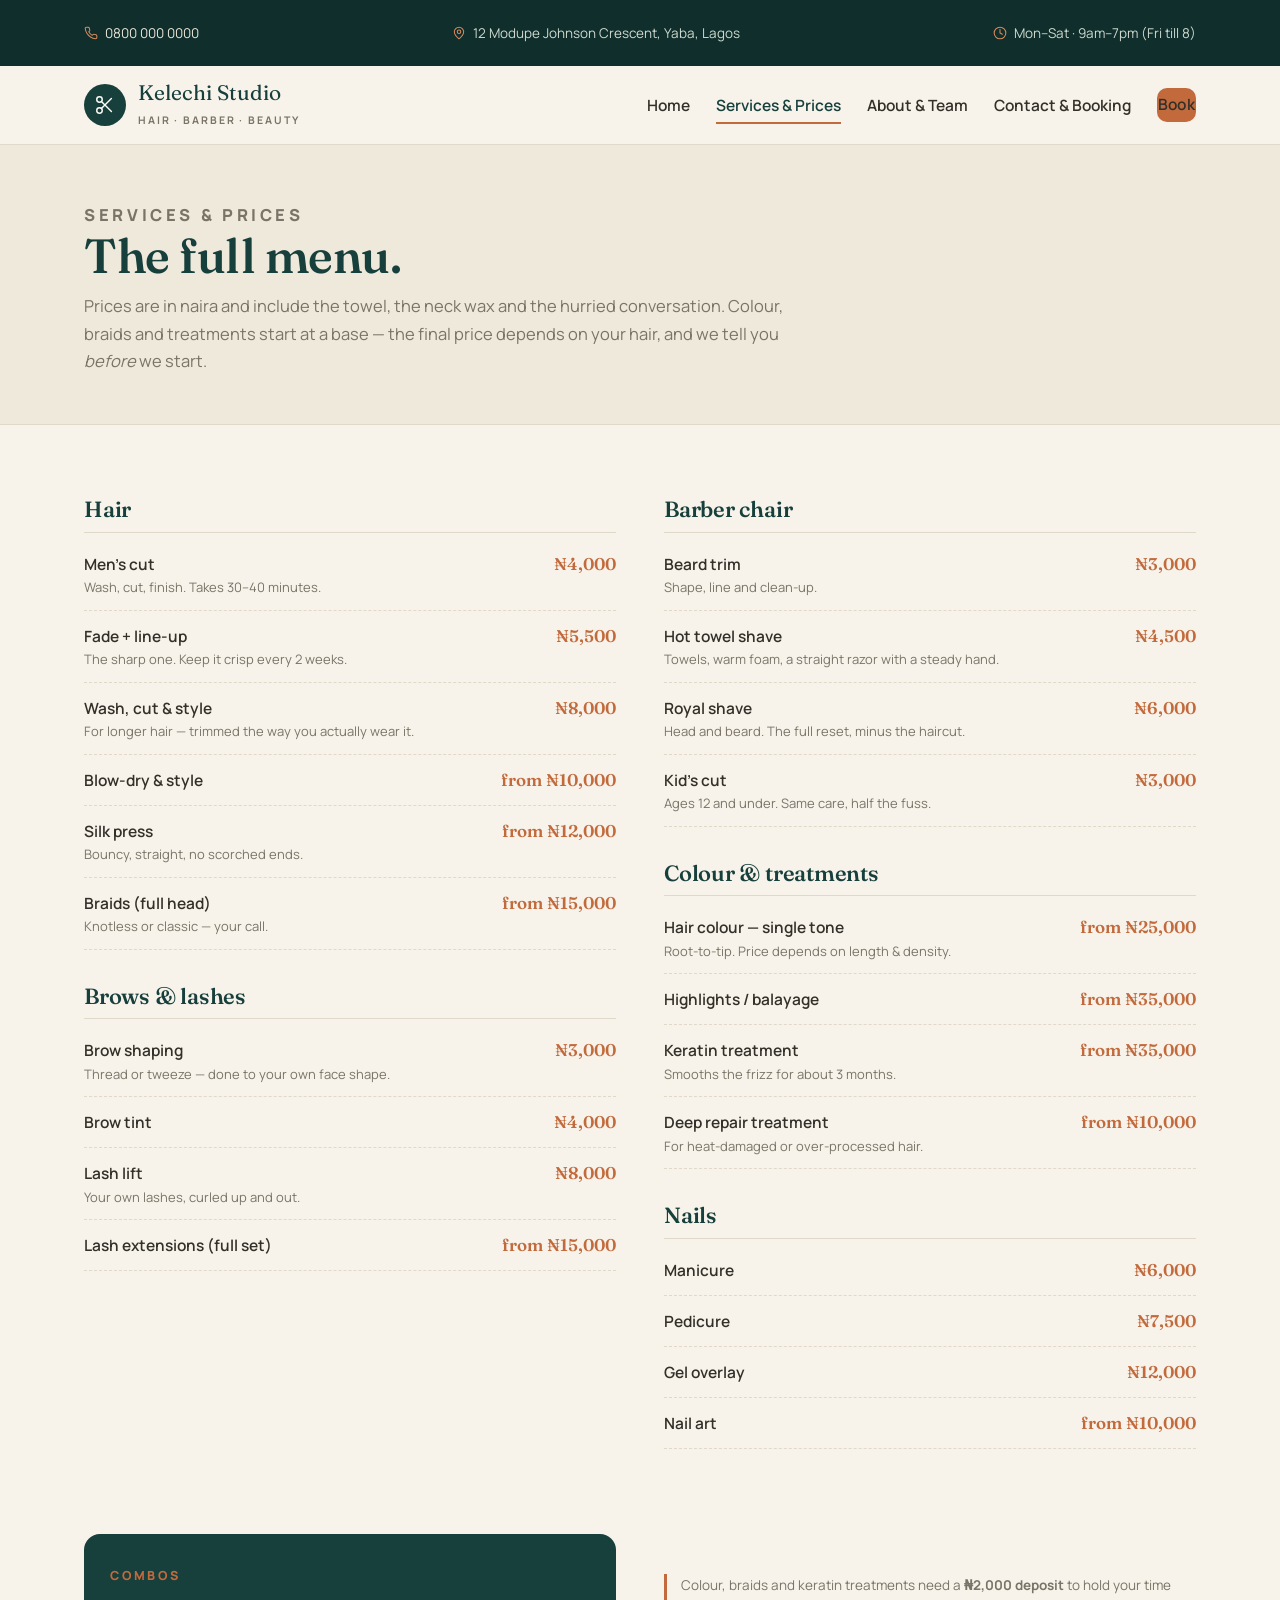
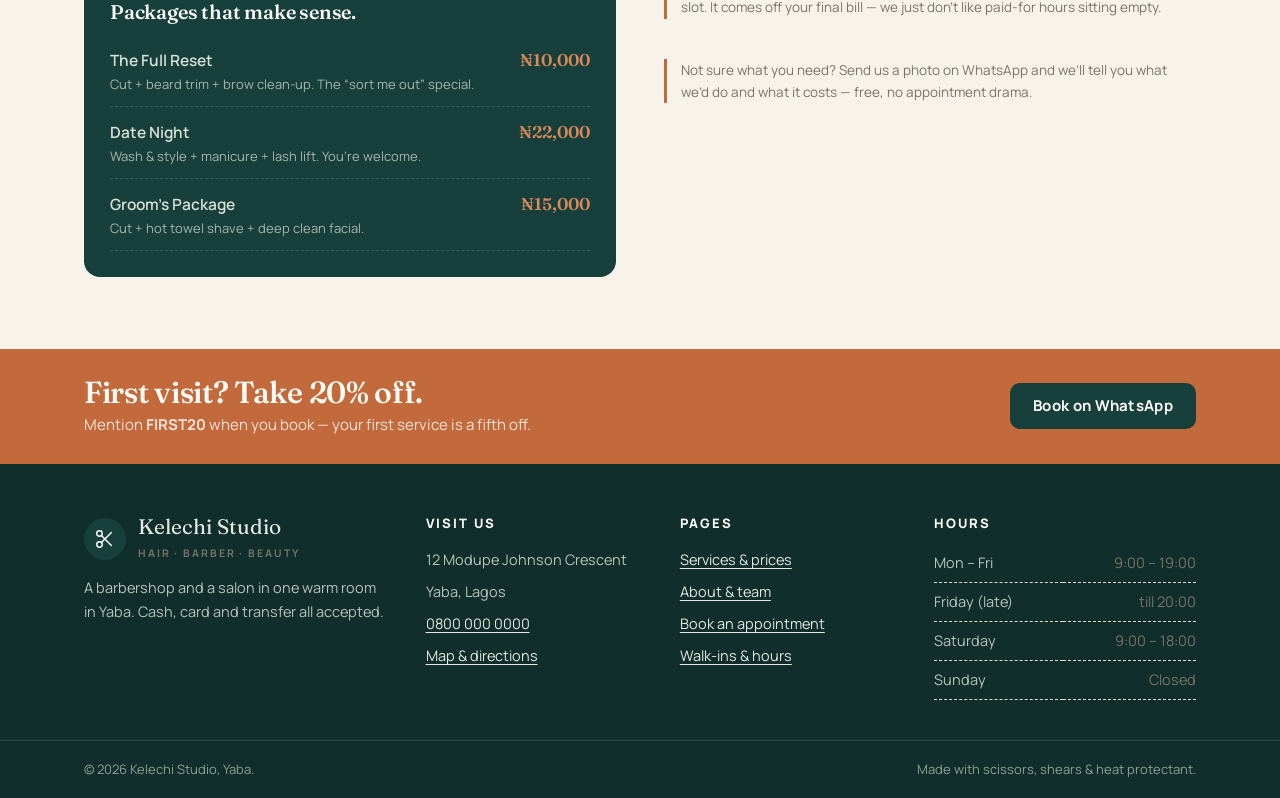
<file: services.html>
<!DOCTYPE html>
<html lang="en">
<head>
  <meta charset="UTF-8">
  <meta name="viewport" content="width=device-width, initial-scale=1.0">
  <title>Services &amp; Prices — Kelechi Studio, Yaba</title>
  <meta name="description" content="The full Kelechi Studio price list: cuts, fades, colour, braids, brows, lashes and nails. Naira prices, no surprises.">
  <link rel="icon" href='data:image/svg+xml,<svg xmlns="http://www.w3.org/2000/svg" viewBox="0 0 64 64"><circle cx="32" cy="32" r="32" fill="%23173F3C"/><text x="32" y="44" font-family="Georgia,serif" font-size="36" fill="%23F7F3EA" text-anchor="middle">K</text></svg>'>
  <link rel="preconnect" href="https://fonts.googleapis.com">
  <link rel="preconnect" href="https://fonts.gstatic.com" crossorigin>
  <link href="https://fonts.googleapis.com/css2?family=Fraunces:ital,opsz,wght@0,9..144,400..700;1,9..144,400..700&family=Manrope:wght@400..800&display=swap" rel="stylesheet">
  <link rel="stylesheet" href="css/styles.css">
</head>
<body>

  <header class="site-header">
    <div class="topbar">
      <div class="wrap">
        <span class="topbar__item">
          <svg viewBox="0 0 24 24" fill="none" stroke-width="1.8" stroke-linecap="round" stroke-linejoin="round" aria-hidden="true"><path d="M22 16.9v3a2 2 0 0 1-2.2 2 19.8 19.8 0 0 1-8.6-3.1 19.5 19.5 0 0 1-6-6A19.8 19.8 0 0 1 2.1 4.2 2 2 0 0 1 4.1 2h3a2 2 0 0 1 2 1.7c.1 1 .4 2 .7 2.9a2 2 0 0 1-.4 2.1L8.1 10a16 16 0 0 0 6 6l1.3-1.3a2 2 0 0 1 2.1-.4c.9.3 1.9.6 2.9.7a2 2 0 0 1 1.6 2Z"/></svg>
          <a href="tel:+2348000000000">0800 000 0000</a>
        </span>
        <span class="topbar__item">
          <svg viewBox="0 0 24 24" fill="none" stroke-width="1.8" stroke-linecap="round" stroke-linejoin="round" aria-hidden="true"><path d="M20 10c0 6-8 12-8 12s-8-6-8-12a8 8 0 0 1 16 0Z"/><circle cx="12" cy="10" r="3"/></svg>
          <span>12 Modupe Johnson Crescent, Yaba, Lagos</span>
        </span>
        <span class="topbar__item">
          <svg viewBox="0 0 24 24" fill="none" stroke-width="1.8" stroke-linecap="round" stroke-linejoin="round" aria-hidden="true"><circle cx="12" cy="12" r="10"/><polyline points="12 6 12 12 16 14"/></svg>
          <span>Mon–Sat · 9am–7pm (Fri till 8)</span>
        </span>
      </div>
    </div>

    <div class="wrap">
      <a class="brand" href="index.html">
        <span class="brand__mark" aria-hidden="true">
          <svg viewBox="0 0 24 24" fill="none" stroke-width="1.6" stroke-linecap="round" stroke-linejoin="round"><circle cx="6" cy="6" r="3"/><path d="M8.1 8.1 19 19"/><path d="M8.1 15.9 19 5"/><circle cx="6" cy="18" r="3"/></svg>
        </span>
        <span>
          <span class="brand__name">Kelechi Studio</span>
          <span class="brand__sub">Hair · Barber · Beauty</span>
        </span>
      </a>

      <nav aria-label="Main navigation">
        <button class="nav-toggle" aria-expanded="false" aria-label="Open menu">
          <svg viewBox="0 0 24 24" fill="none" stroke-width="1.8" stroke-linecap="round"><path d="M4 7h16M4 12h16M4 17h10"/></svg>
        </button>
        <ul class="nav-links">
          <li><a href="index.html">Home</a></li>
          <li><a href="services.html" class="is-active" aria-current="page">Services &amp; Prices</a></li>
          <li><a href="about.html">About &amp; Team</a></li>
          <li><a href="contact.html">Contact &amp; Booking</a></li>
          <li><a class="btn btn--copper btn--small" href="contact.html">Book</a></li>
        </ul>
      </nav>
    </div>
  </header>

  <main>
    <section class="page-head">
      <div class="wrap">
        <p class="eyebrow">Services &amp; prices</p>
        <h1>The full menu.</h1>
        <p>Prices are in naira and include the towel, the neck wax and the hurried conversation. Colour, braids and treatments start at a base — the final price depends on your hair, and we tell you <em>before</em> we start.</p>
      </div>
    </section>

    <section class="section" id="prices">
      <div class="wrap">
        <div class="menu-grid">

          <!-- LEFT COLUMN -->
          <div>
            <div class="menu-group" id="hair">
              <h3>Hair</h3>
              <div class="menu-row"><span class="name">Men’s cut<small>Wash, cut, finish. Takes 30–40 minutes.</small></span><span class="price">₦4,000</span></div>
              <div class="menu-row"><span class="name">Fade + line-up<small>The sharp one. Keep it crisp every 2 weeks.</small></span><span class="price">₦5,500</span></div>
              <div class="menu-row"><span class="name">Wash, cut &amp; style<small>For longer hair — trimmed the way you actually wear it.</small></span><span class="price">₦8,000</span></div>
              <div class="menu-row"><span class="name">Blow-dry &amp; style</span><span class="price">from ₦10,000</span></div>
              <div class="menu-row"><span class="name">Silk press<small>Bouncy, straight, no scorched ends.</small></span><span class="price">from ₦12,000</span></div>
              <div class="menu-row"><span class="name">Braids (full head)<small>Knotless or classic — your call.</small></span><span class="price">from ₦15,000</span></div>
            </div>

            <div class="menu-group" id="brows">
              <h3>Brows &amp; lashes</h3>
              <div class="menu-row"><span class="name">Brow shaping<small>Thread or tweeze — done to your own face shape.</small></span><span class="price">₦3,000</span></div>
              <div class="menu-row"><span class="name">Brow tint</span><span class="price">₦4,000</span></div>
              <div class="menu-row"><span class="name">Lash lift<small>Your own lashes, curled up and out.</small></span><span class="price">₦8,000</span></div>
              <div class="menu-row"><span class="name">Lash extensions (full set)</span><span class="price">from ₦15,000</span></div>
            </div>
          </div>

          <!-- RIGHT COLUMN -->
          <div>
            <div class="menu-group" id="barber">
              <h3>Barber chair</h3>
              <div class="menu-row"><span class="name">Beard trim<small>Shape, line and clean-up.</small></span><span class="price">₦3,000</span></div>
              <div class="menu-row"><span class="name">Hot towel shave<small>Towels, warm foam, a straight razor with a steady hand.</small></span><span class="price">₦4,500</span></div>
              <div class="menu-row"><span class="name">Royal shave<small>Head and beard. The full reset, minus the haircut.</small></span><span class="price">₦6,000</span></div>
              <div class="menu-row"><span class="name">Kid’s cut<small>Ages 12 and under. Same care, half the fuss.</small></span><span class="price">₦3,000</span></div>
            </div>

            <div class="menu-group" id="colour">
              <h3>Colour &amp; treatments</h3>
              <div class="menu-row"><span class="name">Hair colour — single tone<small>Root-to-tip. Price depends on length &amp; density.</small></span><span class="price">from ₦25,000</span></div>
              <div class="menu-row"><span class="name">Highlights / balayage</span><span class="price">from ₦35,000</span></div>
              <div class="menu-row"><span class="name">Keratin treatment<small>Smooths the frizz for about 3 months.</small></span><span class="price">from ₦35,000</span></div>
              <div class="menu-row"><span class="name">Deep repair treatment<small>For heat-damaged or over-processed hair.</small></span><span class="price">from ₦10,000</span></div>
            </div>

            <div class="menu-group" id="nails">
              <h3>Nails</h3>
              <div class="menu-row"><span class="name">Manicure</span><span class="price">₦6,000</span></div>
              <div class="menu-row"><span class="name">Pedicure</span><span class="price">₦7,500</span></div>
              <div class="menu-row"><span class="name">Gel overlay</span><span class="price">₦12,000</span></div>
              <div class="menu-row"><span class="name">Nail art</span><span class="price">from ₦10,000</span></div>
            </div>
          </div>
        </div>

        <!-- PACKAGES -->
        <div class="menu-grid mt-3">
          <div>
            <div class="combo-box">
              <p class="eyebrow">Combos</p>
              <h3>Packages that make sense.</h3>
              <div class="menu-row"><span class="name">The Full Reset<small>Cut + beard trim + brow clean-up. The “sort me out” special.</small></span><span class="price">₦10,000</span></div>
              <div class="menu-row"><span class="name">Date Night<small>Wash &amp; style + manicure + lash lift. You’re welcome.</small></span><span class="price">₦22,000</span></div>
              <div class="menu-row"><span class="name">Groom’s Package<small>Cut + hot towel shave + deep clean facial.</small></span><span class="price">₦15,000</span></div>
            </div>
          </div>
          <div>
            <p class="menu-note">Colour, braids and keratin treatments need a <strong>₦2,000 deposit</strong> to hold your time slot. It comes off your final bill — we just don’t like paid-for hours sitting empty.</p>
            <p class="menu-note">Not sure what you need? Send us a photo on WhatsApp and we’ll tell you what we’d do and what it costs — free, no appointment drama.</p>
          </div>
        </div>
      </div>
    </section>

    <!-- BAND -->
    <section class="band">
      <div class="wrap">
        <div>
          <h2>First visit? Take 20% off.</h2>
          <p>Mention <strong>FIRST20</strong> when you book — your first service is a fifth off.</p>
        </div>
        <a class="btn" href="contact.html">Book on WhatsApp</a>
      </div>
    </section>
  </main>

  <footer class="site-footer">
    <div class="wrap footer-grid">
      <div>
        <a class="brand" href="index.html">
          <span class="brand__mark" aria-hidden="true">
            <svg viewBox="0 0 24 24" fill="none" stroke-width="1.6" stroke-linecap="round" stroke-linejoin="round"><circle cx="6" cy="6" r="3"/><path d="M8.1 8.1 19 19"/><path d="M8.1 15.9 19 5"/><circle cx="6" cy="18" r="3"/></svg>
          </span>
          <span>
            <span class="brand__name">Kelechi Studio</span>
            <span class="brand__sub">Hair · Barber · Beauty</span>
          </span>
        </a>
        <p style="margin-top:14px;">A barbershop and a salon in one warm room in Yaba. Cash, card and transfer all accepted.</p>
      </div>
      <div>
        <h4>Visit us</h4>
        <ul>
          <li>12 Modupe Johnson Crescent</li>
          <li>Yaba, Lagos</li>
          <li><a href="tel:+2348000000000">0800 000 0000</a></li>
          <li><a href="contact.html">Map &amp; directions</a></li>
        </ul>
      </div>
      <div>
        <h4>Pages</h4>
        <ul>
          <li><a href="services.html">Services &amp; prices</a></li>
          <li><a href="about.html">About &amp; team</a></li>
          <li><a href="contact.html">Book an appointment</a></li>
          <li><a href="contact.html">Walk-ins &amp; hours</a></li>
        </ul>
      </div>
      <div>
        <h4>Hours</h4>
        <table class="hours-table">
          <tbody>
            <tr><td>Mon – Fri</td><td>9:00 – 19:00</td></tr>
            <tr><td>Friday (late)</td><td>till 20:00</td></tr>
            <tr><td>Saturday</td><td>9:00 – 18:00</td></tr>
            <tr><td>Sunday</td><td>Closed</td></tr>
          </tbody>
        </table>
      </div>
    </div>
    <div class="footer-bottom">
      <div class="wrap">
        <span>© <span data-year>2026</span> Kelechi Studio, Yaba.</span>
        <span>Made with scissors, shears &amp; heat protectant.</span>
      </div>
    </div>
  </footer>

  <script src="js/main.js"></script>
</body>
</html>
</file>
<file: css/styles.css>
/* ============================================================
   Kelechi Studio — Hair · Barber · Beauty
   Palette: cream #F7F3EA · deep teal #173F3C · copper #C26A3C
   Types: Fraunces (display) + Manrope (text)
   ============================================================ */

:root {
  --paper: #F7F3EA;
  --paper-2: #EFE9DB;
  --teal: #173F3C;
  --teal-deep: #0F2E2C;
  --copper: #C26A3C;
  --copper-bright: #D98A5B;
  --ink: #33302A;
  --muted: #7A7468;
  --line: #E0D8C8;
  --cream: #FDFBF5;
  --serif: "Fraunces", Georgia, "Times New Roman", serif;
  --sans: "Manrope", "Segoe UI", Arial, sans-serif;
}

/* ---------- Reset / base ---------- */
*, *::before, *::after { box-sizing: border-box; }

html { scroll-behavior: smooth; }

body {
  margin: 0;
  font-family: var(--sans);
  font-size: 17px;
  line-height: 1.65;
  color: var(--ink);
  background: var(--paper);
  -webkit-font-smoothing: antialiased;
}

img { display: block; max-width: 100%; }

a { color: var(--teal); text-decoration-thickness: 1px; text-underline-offset: 3px; }
a:hover { color: var(--copper); }

h1, h2, h3, h4 {
  font-family: var(--serif);
  font-weight: 560;
  line-height: 1.12;
  color: var(--teal);
  margin: 0 0 .6em;
  letter-spacing: -0.01em;
}

p { margin: 0 0 1.1em; }

.wrap {
  max-width: 1160px;
  margin: 0 auto;
  padding: 0 24px;
}

::selection { background: var(--copper); color: var(--cream); }

/* ---------- Buttons ---------- */
.btn {
  display: inline-block;
  font-family: var(--sans);
  font-weight: 700;
  font-size: 15px;
  letter-spacing: .02em;
  padding: 13px 22px;
  border-radius: 10px;
  border: 1.5px solid transparent;
  cursor: pointer;
  text-decoration: none;
  transition: background .15s ease, border-color .15s ease, color .15s ease, transform .1s ease;
  line-height: 1.2;
}
.btn:active { transform: translateY(1px); }

.btn--teal   { background: var(--teal); color: var(--cream); }
.btn--teal:hover { background: var(--teal-deep); color: var(--cream); }

.btn--copper { background: var(--copper); color: var(--cream); }
.btn--copper:hover { background: #B05A2E; color: var(--cream); }

.btn--outline { border-color: var(--teal); color: var(--teal); background: transparent; }
.btn--outline:hover { background: var(--teal); color: var(--cream); }

.btn--cream { background: var(--cream); color: var(--teal); }
.btn--cream:hover { background: var(--paper-2); }

.btn--small { padding: 9px 16px; font-size: 14px; }

/* ---------- Eyebrow labels ---------- */
.eyebrow {
  display: inline-block;
  font-size: 12.5px;
  font-weight: 800;
  letter-spacing: .22em;
  text-transform: uppercase;
  color: var(--copper);
  margin: 0 0 14px;
}

/* ---------- Top bar ---------- */
.topbar {
  background: var(--teal-deep);
  color: #CFD9CE;
  font-size: 13.5px;
  padding: 8px 0;
}
.topbar .wrap {
  display: flex;
  gap: 22px;
  justify-content: space-between;
  align-items: center;
  flex-wrap: wrap;
}
.topbar a { color: #E9E4D6; text-decoration: none; }
.topbar a:hover { color: var(--copper-bright); }
.topbar__item { display: inline-flex; align-items: center; gap: 7px; }
.topbar__item svg { width: 14px; height: 14px; stroke: var(--copper-bright); }

/* ---------- Header / nav ---------- */
.site-header {
  position: sticky;
  top: 0;
  z-index: 50;
  background: rgba(247, 243, 234, .96);
  border-bottom: 1px solid var(--line);
}
.site-header .wrap {
  display: flex;
  align-items: center;
  justify-content: space-between;
  gap: 20px;
  padding-top: 14px;
  padding-bottom: 14px;
}

.brand {
  display: flex;
  align-items: center;
  gap: 12px;
  text-decoration: none;
  color: var(--teal);
}
.brand:hover { color: var(--teal); }
.brand__mark {
  width: 42px; height: 42px;
  border-radius: 50%;
  background: var(--teal);
  display: grid;
  place-items: center;
  flex: none;
}
.brand__mark svg { width: 22px; height: 22px; stroke: var(--cream); }
.brand__name { font-family: var(--serif); font-size: 21px; line-height: 1; }
.brand__sub {
  display: block;
  font-family: var(--sans);
  font-size: 10.5px;
  font-weight: 700;
  letter-spacing: .18em;
  text-transform: uppercase;
  color: var(--muted);
  margin-top: 4px;
}

.nav-links {
  display: flex;
  align-items: center;
  gap: 26px;
  list-style: none;
  margin: 0;
  padding: 0;
}
.nav-links a {
  text-decoration: none;
  color: var(--ink);
  font-size: 15.5px;
  font-weight: 600;
  padding: 6px 0;
  border-bottom: 2px solid transparent;
}
.nav-links a:hover { color: var(--teal); border-color: var(--copper); }
.nav-links a.is-active { color: var(--teal); border-color: var(--copper); }

.nav-toggle {
  display: none;
  background: none;
  border: 1px solid var(--line);
  border-radius: 8px;
  width: 44px; height: 40px;
  cursor: pointer;
  align-items: center;
  justify-content: center;
}
.nav-toggle svg { width: 22px; height: 22px; stroke: var(--teal); }

/* ---------- Hero ---------- */
.hero {
  padding: 72px 0 84px;
  border-bottom: 1px solid var(--line);
}
.hero .wrap {
  display: grid;
  grid-template-columns: 1.05fr .95fr;
  gap: 56px;
  align-items: center;
}
.hero h1 {
  font-size: clamp(2.3rem, 5vw, 3.7rem);
  margin-bottom: 18px;
}
.hero h1 em {
  font-style: italic;
  color: var(--copper);
}
.hero__lede {
  font-size: 19px;
  color: #57524a;
  max-width: 30em;
}
.hero__cta { display: flex; gap: 14px; flex-wrap: wrap; margin-top: 26px; }
.hero__note { margin-top: 18px; font-size: 13.5px; color: var(--muted); }

.hero__media { position: relative; }
.hero__media img {
  border-radius: 18px;
  aspect-ratio: 4 / 5;
  object-fit: cover;
  width: 100%;
}
.hero__tag {
  position: absolute;
  left: -14px;
  bottom: 22px;
  background: var(--teal);
  color: var(--cream);
  font-family: var(--serif);
  font-size: 15px;
  padding: 12px 18px;
  border-radius: 12px;
  box-shadow: 0 10px 24px rgba(15, 46, 44, .28);
}
.hero__tag span { font-family: var(--sans); font-size: 11.5px; letter-spacing: .14em; text-transform: uppercase; opacity: .75; display: block; }

/* ---------- Icon service strip ---------- */
.icon-strip {
  padding: 64px 0 40px;
}
.icon-strip .grid {
  display: grid;
  grid-template-columns: repeat(6, 1fr);
  gap: 18px;
}
.icon-card {
  text-align: center;
  text-decoration: none;
  color: var(--ink);
  padding: 18px 8px 14px;
  border-radius: 14px;
  border: 1px solid transparent;
  transition: border-color .15s ease, background .15s ease;
}
.icon-card:hover { border-color: var(--line); background: var(--cream); }
.icon-card__ring {
  width: 62px; height: 62px;
  margin: 0 auto 12px;
  border-radius: 50%;
  background: var(--paper-2);
  display: grid;
  place-items: center;
}
.icon-card__ring svg { width: 28px; height: 28px; stroke: var(--teal); fill: none; stroke-width: 1.6; }
.icon-card:hover .icon-card__ring { background: var(--teal); }
.icon-card:hover .icon-card__ring svg { stroke: var(--cream); }
.icon-card b { display: block; font-size: 14.5px; color: var(--teal); }
.icon-card span { font-size: 12px; color: var(--muted); }

/* ---------- Shared section paddings ---------- */
.section { padding: 72px 0; }
.section--tight { padding: 48px 0; }
.section--teal {
  background: var(--teal);
  color: #D8DFD5;
}
.section--teal h2, .section--teal h3 { color: var(--cream); }
.section--teal .eyebrow { color: var(--copper-bright); }
.section--teal p { color: #C9D3C8; }

.section-head {
  max-width: 640px;
  margin-bottom: 40px;
}
.section-head h2 { font-size: clamp(1.8rem, 3.6vw, 2.5rem); }
.section-head--center { margin-left: auto; margin-right: auto; text-align: center; }

/* ---------- Cards ---------- */
.cards { display: grid; gap: 24px; }
.cards--3 { grid-template-columns: repeat(3, 1fr); }
.cards--4 { grid-template-columns: repeat(4, 1fr); }

.card {
  background: var(--cream);
  border: 1px solid var(--line);
  border-radius: 16px;
  overflow: hidden;
  display: flex;
  flex-direction: column;
}
.card__img { aspect-ratio: 4 / 3; object-fit: cover; width: 100%; }
.card__body { padding: 22px 22px 24px; display: flex; flex-direction: column; gap: 8px; flex: 1; }
.card h3 { font-size: 21px; margin: 0; }
.card p { font-size: 14.5px; color: var(--muted); margin: 0; }
.card__meta {
  margin-top: auto; padding-top: 10px;
  display: flex; justify-content: space-between; align-items: center;
  font-size: 14px; color: var(--ink); font-weight: 700;
}
.card__meta .price { color: var(--copper); font-family: var(--serif); font-size: 17px; }

/* ---------- Band (promo strip) ---------- */
.band {
  background: var(--copper);
  color: var(--cream);
}
.band .wrap {
  display: flex;
  align-items: center;
  justify-content: space-between;
  gap: 24px;
  flex-wrap: wrap;
  padding-top: 26px;
  padding-bottom: 26px;
}
.band h2 { color: var(--cream); font-size: clamp(1.4rem, 2.6vw, 1.9rem); margin: 0; }
.band p { margin: 4px 0 0; color: #F6E3D8; font-size: 15px; }
.band .btn { background: var(--teal); color: var(--cream); }
.band .btn:hover { background: var(--teal-deep); }

/* ---------- Stats ---------- */
.stats {
  display: grid;
  grid-template-columns: repeat(4, 1fr);
  gap: 20px;
  text-align: center;
  border: 1px solid var(--line);
  border-radius: 16px;
  background: var(--cream);
  padding: 28px 12px;
}
.stats__num {
  font-family: var(--serif);
  font-size: clamp(1.7rem, 3vw, 2.3rem);
  color: var(--teal);
  font-weight: 600;
}
.stats__lab { font-size: 13.5px; color: var(--muted); font-weight: 600; }

/* ---------- Gallery (masonry) ---------- */
.gallery {
  columns: 3;
  column-gap: 18px;
}
.gallery figure {
  margin: 0 0 18px;
  break-inside: avoid;
  position: relative;
  border-radius: 14px;
  overflow: hidden;
}
.gallery img { width: 100%; }
.gallery figcaption {
  position: absolute;
  inset: auto 0 0 0;
  padding: 26px 16px 12px;
  background: linear-gradient(to top, rgba(15,46,44,.78), transparent);
  color: var(--cream);
  font-size: 13.5px;
  font-weight: 600;
  opacity: 0;
  transition: opacity .18s ease;
}
.gallery figure:hover figcaption { opacity: 1; }

/* ---------- Testimonials ---------- */
.testi-cards { display: grid; grid-template-columns: repeat(3, 1fr); gap: 22px; }
.testi {
  background: var(--cream);
  border: 1px solid var(--line);
  border-radius: 16px;
  padding: 26px;
  display: flex;
  flex-direction: column;
  gap: 16px;
}
.testi__stars { color: var(--copper); letter-spacing: 3px; font-size: 15px; }
.testi p { font-size: 15px; margin: 0; }
.testi__who { display: flex; align-items: center; gap: 12px; }
.testi__who .initials {
  width: 42px; height: 42px; border-radius: 50%;
  background: var(--paper-2); color: var(--teal);
  display: grid; place-items: center;
  font-family: var(--serif); font-weight: 600; font-size: 15px;
  flex: none;
}
.testi__who b { display: block; font-size: 14.5px; color: var(--ink); }
.testi__who span { font-size: 12.5px; color: var(--muted); }

/* ---------- Page head (inner pages) ---------- */
.page-head {
  background: var(--paper-2);
  border-bottom: 1px solid var(--line);
  padding: 56px 0 50px;
}
.page-head h1 { font-size: clamp(2rem, 4.5vw, 3rem); margin: 0 0 10px; }
.page-head p { color: var(--muted); max-width: 44em; margin: 0; font-size: 16.5px; }

/* ---------- Price menu ---------- */
.menu-grid { display: grid; grid-template-columns: 1fr 1fr; gap: 48px; }
.menu-group { margin-bottom: 34px; }
.menu-group h3 {
  font-size: 22px;
  margin: 0 0 6px;
  padding-bottom: 10px;
  border-bottom: 1px solid var(--line);
}
.menu-row {
  display: flex;
  justify-content: space-between;
  align-items: baseline;
  gap: 16px;
  padding: 11px 0;
  border-bottom: 1px dashed var(--line);
  font-size: 15.5px;
}
.menu-row .name { font-weight: 600; }
.menu-row .name small { display: block; color: var(--muted); font-weight: 400; font-size: 13px; }
.menu-row .price {
  font-family: var(--serif);
  font-size: 17px;
  color: var(--copper);
  font-weight: 600;
  white-space: nowrap;
}
.menu-row .price em { font-style: normal; font-size: 12px; color: var(--muted); }
.combo-box {
  background: var(--teal);
  color: #D8DFD5;
  border-radius: 16px;
  padding: 26px;
}
.combo-box h3 { color: var(--cream); }
.combo-box .price { color: var(--copper-bright); }
.combo-box .menu-row { border-bottom-color: rgba(255,255,255,.14); }
.combo-box .menu-row .name small { color: #A8B6AD; }
.combo-box .menu-row .price em { color: #A8B6AD; }

.menu-note { margin-top: 40px; font-size: 13.5px; color: var(--muted); border-left: 3px solid var(--copper); padding-left: 14px; }

/* ---------- Team ---------- */
.team-grid { display: grid; grid-template-columns: repeat(4, 1fr); gap: 22px; }
.team-card {
  background: var(--cream);
  border: 1px solid var(--line);
  border-radius: 16px;
  overflow: hidden;
}
.team-card img { aspect-ratio: 1 / 1; object-fit: cover; width: 100%; }
.team-card__body { padding: 18px 20px 22px; }
.team-card h3 { font-size: 19px; margin: 0 0 2px; }
.team-card .role { font-size: 13px; font-weight: 800; letter-spacing: .08em; text-transform: uppercase; color: var(--copper); }
.team-card p { font-size: 14px; color: var(--muted); margin: 10px 0 0; }

/* ---------- Split (image + text) ---------- */
.split {
  display: grid;
  grid-template-columns: 1fr 1fr;
  gap: 52px;
  align-items: center;
}
.split img { border-radius: 18px; aspect-ratio: 4 / 3; object-fit: cover; width: 100%; }
.split ol { padding-left: 20px; }
.split li { margin-bottom: 10px; }
.split li b { color: var(--teal); }

/* ---------- Booking ---------- */
.booking {
  display: grid;
  grid-template-columns: 1.1fr .9fr;
  gap: 48px;
  align-items: start;
}
.form {
  background: var(--cream);
  border: 1px solid var(--line);
  border-radius: 16px;
  padding: 28px;
}
.form label { display: block; font-weight: 700; font-size: 14px; margin: 16px 0 8px; color: var(--teal); }
.form select, .form input[type="text"] {
  width: 100%;
  font-family: var(--sans);
  font-size: 15.5px;
  padding: 12px 14px;
  border: 1.5px solid var(--line);
  border-radius: 10px;
  background: var(--paper);
  color: var(--ink);
}
.form select:focus, .form input[type="text"]:focus {
  outline: none;
  border-color: var(--copper);
}
.chips { display: flex; flex-wrap: wrap; gap: 8px; }
.chips input { position: absolute; opacity: 0; pointer-events: none; }
.chips label {
  margin: 0;
  padding: 9px 15px;
  border: 1.5px solid var(--line);
  border-radius: 999px;
  font-size: 14px;
  font-weight: 600;
  cursor: pointer;
  transition: all .12s ease;
  color: var(--ink);
}
.chips input:checked + label { background: var(--teal); border-color: var(--teal); color: var(--cream); }
.form .btn { width: 100%; margin-top: 22px; }
.form__hint { font-size: 12.5px; color: var(--muted); margin-top: 12px; text-align: center; }

.booking-side { display: flex; flex-direction: column; gap: 22px; }
.info-card {
  background: var(--cream);
  border: 1px solid var(--line);
  border-radius: 16px;
  padding: 24px;
}
.info-card h3 { font-size: 17px; margin: 0 0 12px; }
.info-card ul { list-style: none; margin: 0; padding: 0; }
.info-card li { display: flex; gap: 12px; align-items: flex-start; padding: 7px 0; font-size: 15px; }
.info-card svg { width: 18px; height: 18px; stroke: var(--copper); flex: none; margin-top: 4px; }
.hours-table { width: 100%; border-collapse: collapse; font-size: 14.5px; }
.hours-table td { padding: 7px 0; border-bottom: 1px dashed var(--line); }
.hours-table td:last-child { text-align: right; color: var(--muted); }
.hours-table tr.is-today td { color: var(--copper); font-weight: 700; }

.map-block {
  border-radius: 16px;
  overflow: hidden;
  border: 1px solid var(--line);
  background: var(--paper-2);
  height: 220px;
  display: grid;
  place-items: center;
  color: var(--muted);
  font-size: 14.5px;
  text-align: center;
  padding: 20px;
}

/* ---------- Footer ---------- */
.site-footer {
  background: var(--teal-deep);
  color: #B9C4BB;
  font-size: 14.5px;
}
.site-footer a { color: #E4E8E2; }
.site-footer a:hover { color: var(--copper-bright); }
.footer-grid {
  display: grid;
  grid-template-columns: 1.4fr 1fr 1fr 1.2fr;
  gap: 36px;
  padding-top: 52px;
  padding-bottom: 40px;
}
.site-footer h4 {
  color: var(--cream);
  font-family: var(--sans);
  font-size: 13px;
  letter-spacing: .16em;
  text-transform: uppercase;
  margin: 0 0 14px;
  font-weight: 800;
}
.site-footer ul { list-style: none; margin: 0; padding: 0; }
.site-footer li { padding: 4px 0; }
.footer-bottom {
  border-top: 1px solid rgba(255,255,255,.12);
  padding: 18px 0;
  font-size: 13px;
  color: #8FA093;
}
.footer-bottom .wrap { display: flex; justify-content: space-between; gap: 12px; flex-wrap: wrap; }

/* ---------- Small utilities ---------- */
.center { text-align: center; }
.mt-2 { margin-top: 2em; }
.mt-3 { margin-top: 3em; }
.mb-0 { margin-bottom: 0; }
.note { font-size: 13px; color: var(--muted); }

/* ---------- Responsive ---------- */
@media (max-width: 1020px) {
  .icon-strip .grid { grid-template-columns: repeat(3, 1fr); }
  .stats { grid-template-columns: repeat(2, 1fr); }
  .team-grid { grid-template-columns: repeat(2, 1fr); }
  .cards--4 { grid-template-columns: repeat(2, 1fr); }
  .testi-cards { grid-template-columns: 1fr; }
  .gallery { columns: 2; }
  .footer-grid { grid-template-columns: 1fr 1fr; }
}

@media (max-width: 760px) {
  body { font-size: 16px; }
  .topbar .wrap { justify-content: center; text-align: center; gap: 8px; }

  .nav-toggle { display: flex; }
  .nav-links {
    display: none;
    position: absolute;
    top: 100%;
    left: 0; right: 0;
    flex-direction: column;
    align-items: stretch;
    gap: 0;
    background: var(--paper);
    border-bottom: 1px solid var(--line);
    padding: 8px 24px 18px;
  }
  .nav-links.is-open { display: flex; }
  .nav-links li { border-top: 1px solid var(--line); }
  .nav-links a { display: block; padding: 13px 4px; border-bottom: none; }
  .nav-links a.is-active { border-bottom: none; }
  .nav-links .btn { margin-top: 14px; display: block; text-align: center; }

  .hero { padding: 48px 0 60px; }
  .hero .wrap { grid-template-columns: 1fr; gap: 36px; }
  .hero__media { order: -1; }
  .hero__tag { left: 10px; }

  .icon-strip .grid { grid-template-columns: repeat(2, 1fr); }
  .cards--3, .cards--4 { grid-template-columns: 1fr; }
  .menu-grid { grid-template-columns: 1fr; gap: 24px; }
  .split { grid-template-columns: 1fr; gap: 28px; }
  .booking { grid-template-columns: 1fr; }
  .gallery { columns: 1; }
  .footer-grid { grid-template-columns: 1fr; gap: 28px; }
  .section { padding: 52px 0; }
}
</file>
